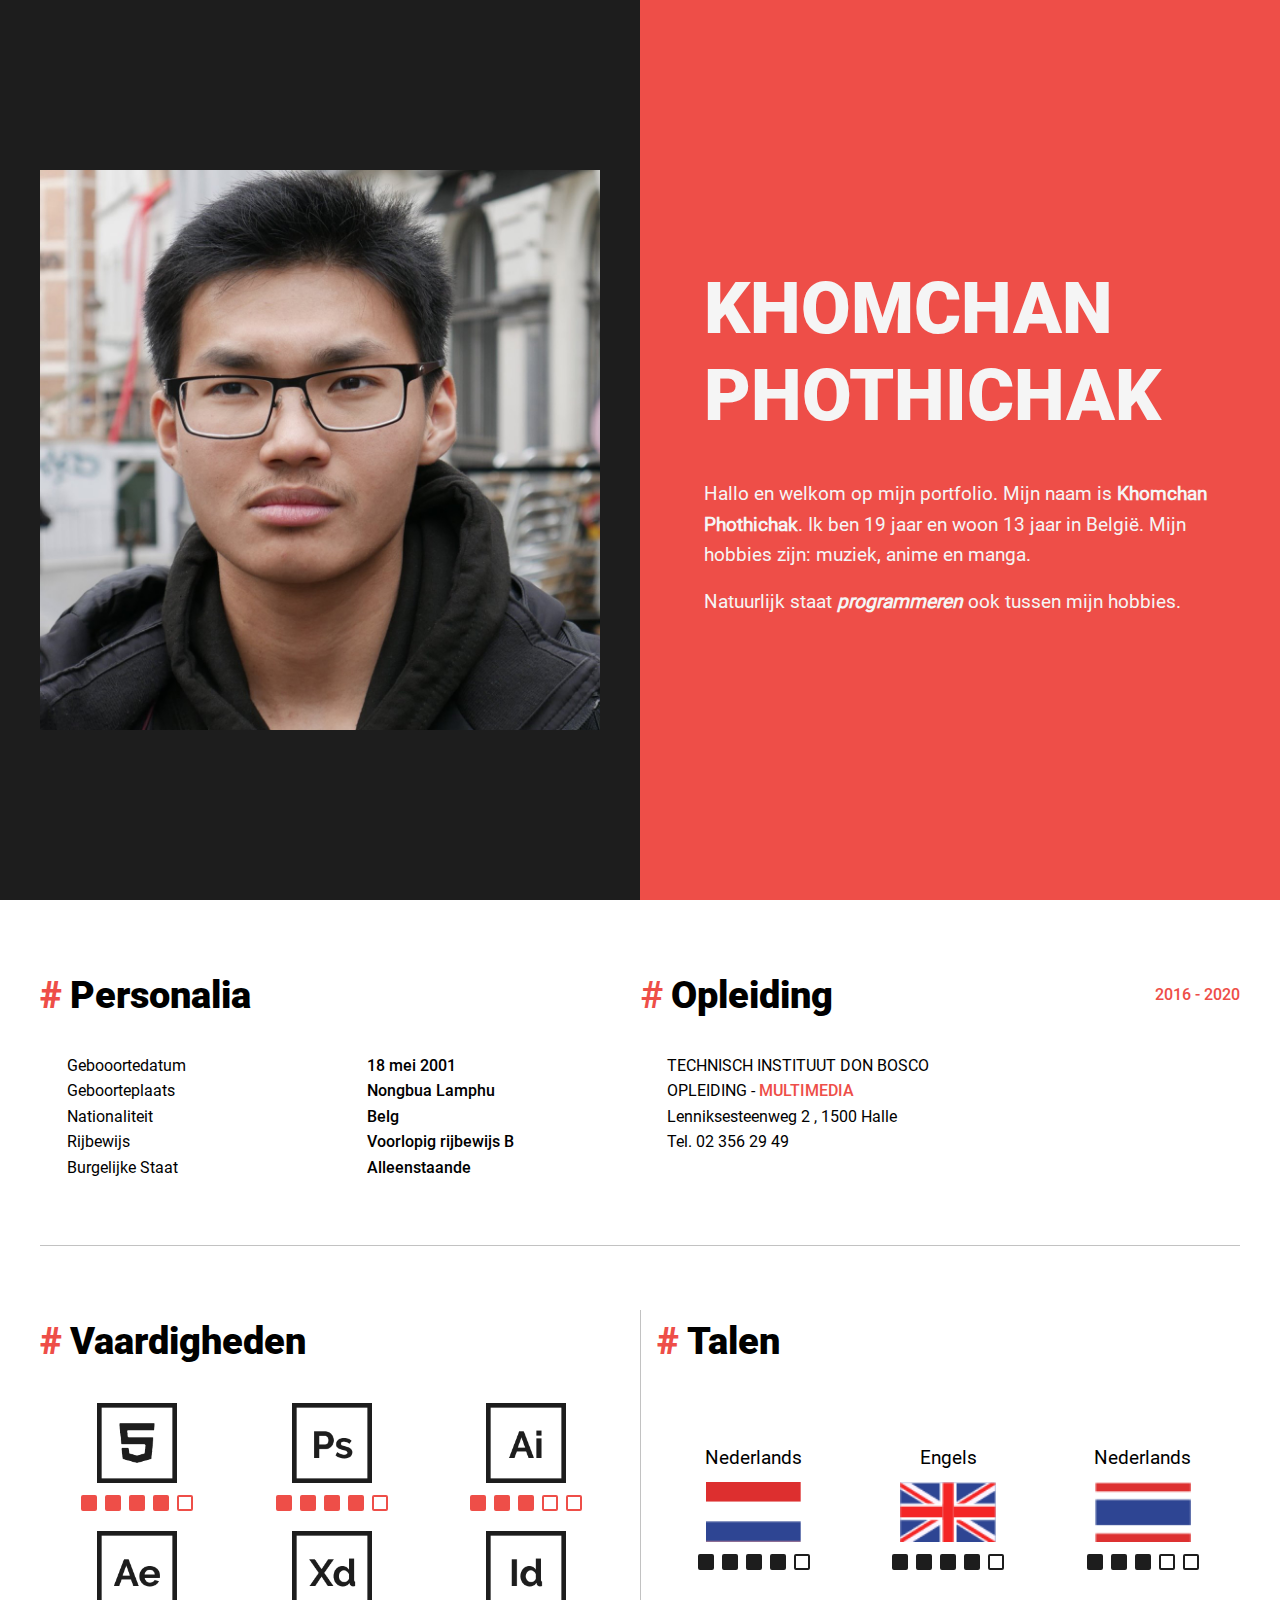
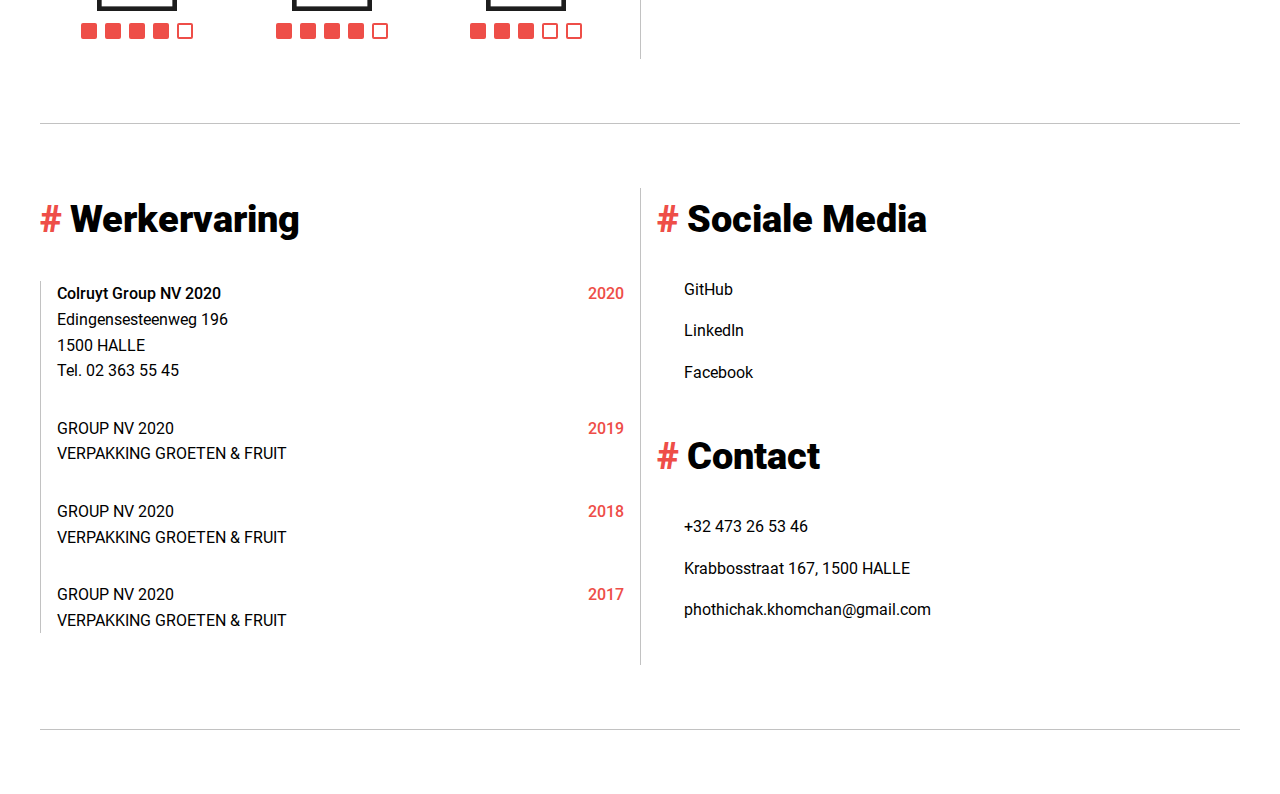
<file: index.html>
<!DOCTYPE html>
<html lang="en">
<head>
    <link rel="stylesheet" type="text/css" href="css/reset.css">
    <link rel="stylesheet" type="text/css" href="css/master.css">
    <link rel="stylesheet" type="text/css" href="css/style.css">
    <link rel="stylesheet" href="https://use.fontawesome.com/releases/v5.13.0/css/all.css"
        integrity="sha384-Bfad6CLCknfcloXFOyFnlgtENryhrpZCe29RTifKEixXQZ38WheV+i/6YWSzkz3V" crossorigin="anonymous">
    <meta charset="utf-8">
    <meta name="viewport" content="width=device, initial-scale=1.0">
    <meta name="author" content="Khomchan phothichak">
    <meta name="description"
        content="Khomchan Phothichak curriculum vitae website 2020">
    <meta name="keywords" content="Portfolio, Khomchan Phothichak,  curriculum vitae, cv">
    <link rel="icon" href="images/logo_animu_16px.png" type="image/gif" sizes="16x16">
    <title>Khomchan Phothichak | cv 2020</title>
</head>
<body>
    <header>
        <!-- First Columb -->
        <figure class="header--img">
            <!-- <img src="images/Mezelf-effect.png" alt="Dit is een foto van Khomchan Phothichak bewerkt met een effect"> -->
        </figure>
    
        <!-- Second Columb -->
        <section class="header--description">
            <h1 class="header--description__title"><i class="fas fa-chevron-right"></i> Khomchan Phothichak</>
            </h1>
            <p>
                Hallo en welkom op mijn portfolio.
                Mijn naam is <strong>Khomchan Phothichak</strong>. Ik ben 19 jaar en woon 13 jaar in België. Mijn hobbies zijn:
                muziek, anime en manga.
            </p>
    
            <p>
                Natuurlijk staat <em><strong>programmeren</strong></em> ook tussen mijn hobbies.
            </p>
        </section>
    </header>

    <main class="container-static">
        <!-- Personal-Information -->
        <div class="wrapper"> 
            <section class="col">
                <h2 class="title"><span>#</span>Personalia</h2>
                
                <div class="flex">
                    <ul class="personalia--ul margin-top">
                        <li>Gebooortedatum</li>
                        <li>Geboorteplaats</li>
                        <li>Nationaliteit</li>
                        <li>Rijbewijs</li>
                        <li>Burgelijke Staat</li>
                    </ul>

                    <ul class="personalia--ul margin-top">
                        <li>18 mei 2001</li>
                        <li>Nongbua Lamphu</li>
                        <li>Belg</li>
                        <li>Voorlopig rijbewijs B</li>
                        <li>Alleenstaande</li>
                    </ul>
                </div>
            </section>

            <section class="col">
                <div class="opleiding">
                    <h2 class="title"><span>#</span>Opleiding</h2>

                    <span>2016 - 2020</span>
                </div>
                
                <ul class="margin-top">
                    <li>TECHNISCH INSTITUUT DON BOSCO</li>
                    <li>OPLEIDING - <spa class="opleiding--span">MULTIMEDIA</spa></li>
                    <li>Lenniksesteenweg 2 , 1500 Halle</li>
                    <li>Tel. 02 356 29 49</li>
                </ul>
            </section>
        </div>

        <!-- -Vaardigheden -->
        <div class="wrapper">
            <section class="col flex">
                <h2 class="skills--title title"><span>#</span>Vaardigheden</h2>
                
                <figure class="skills flex">
                    <div class="flex">
                        <div class="col">
                            <img src="images/html5_black.png" alt="HTML 5">

                            <div class="levels flex">
                                <div class="block--full"></div>
                                <div class="block--full"></div>
                                <div class="block--full"></div>
                                <div class="block--full"></div>
                                <div class="block--hollow"></div>
                            </div>
                        </div>

                        <div class="col">
                            <img src="images/Adobe_Ps.png" alt="Adobe Photoshop">

                            <div class="levels flex">
                                <div class="block--full"></div>
                                <div class="block--full"></div>
                                <div class="block--full"></div>
                                <div class="block--full"></div>
                                <div class="block--hollow"></div>
                            </div>
                        </div>

                        <div class="col">
                            <img src="images/Adobe_Ai.png" alt="Adobe Illustrator">

                            <div class="levels flex">
                                <div class="block--full"></div>
                                <div class="block--full"></div>
                                <div class="block--full"></div>
                                <div class="block--hollow"></div>
                                <div class="block--hollow"></div>
                            </div>
                        </div>
                    </div>

                    <div class="flex">
                        <div class="col">
                            <img src="images/Adobe_Ae.png" alt="Adobe After Effects">

                            <div class="levels flex">
                                <div class="block--full"></div>
                                <div class="block--full"></div>
                                <div class="block--full"></div>
                                <div class="block--full"></div>
                                <div class="block--hollow"></div>
                            </div>
                        </div>

                        <div class="col">
                            <img src="images/Adobe_Xd.png" alt="Adobe After Effects">

                            <div class="levels flex">
                                <div class="block--full"></div>
                                <div class="block--full"></div>
                                <div class="block--full"></div>
                                <div class="block--full"></div>
                                <div class="block--hollow"></div>
                            </div>
                        </div>

                        <div class="col">
                            <img src="images/Adobe_Id.png" alt="Adobe After Effects">

                            <div class="levels flex">
                                <div class="block--full"></div>
                                <div class="block--full"></div>
                                <div class="block--full"></div>
                                <div class="block--hollow"></div>
                                <div class="block--hollow"></div>
                            </div>
                        </div>
                    </div>
                </figure>
            </section>

            <!-- Line Decoration -->
            <div class="vertical-line"></div>

            <section class="col">
                <h2 class="languages--title title"><span>#</span>Talen</h2>

                <figure class="languages flex">
                    <div class="col">
                        <h6>Nederlands</h6>
                        <img src="images/nederlands.png" alt="Nederlands">

                        <div class="levels flex">
                                <div class="block--full talen-color"></div>
                                <div class="block--full talen-color"></div>
                                <div class="block--full talen-color"></div>
                                <div class="block--full talen-color"></div>
                                <div class="block--hollow talen-color__hollow"></div>
                            </div>
                    </div>

                    <div class="col">
                        <h6>Engels</h6>
                        <img src="images/engels.png" alt="Engels">

                        <div class="levels flex">
                                <div class="block--full talen-color"></div>
                                <div class="block--full talen-color"></div>
                                <div class="block--full talen-color"></div>
                                <div class="block--full talen-color"></div>
                                <div class="block--hollow talen-color__hollow"></div>
                            </div>
                    </div>

                    <div class="col">
                        <h6>Nederlands</h6>
                        <img src="images/thailand.png" alt="Thais">

                        <div class="levels flex">
                                <div class="block--full talen-color"></div>
                                <div class="block--full talen-color"></div>
                                <div class="block--full talen-color"></div>
                                <div class="block--hollow talen-color__hollow"></div>
                                <div class="block--hollow talen-color__hollow"></div>
                            </div>
                    </div>
                </figure>
            </section>
        </div>

        <div class="wrapper">
            <div class="col">
                <h2 class="title"><span>#</span>Werkervaring</h2>

                <div class="time-line">
                    <section>
                        <ul>
                            <li class="time-info flex">Colruyt Group NV 2020<span class="time">2020</span></li>
                            <li>Edingensesteenweg 196</li>
                            <li>1500 HALLE</li>
                            <li>Tel. 02 363 55 45</li>
                        </ul>
                    </section>

                    <section>
                        <ul>
                            <li class="time-title flex">Group NV 2020<span class="time">2019</span></li>
                            <li class="time-title">Verpakking groeten & fruit</li>
                        </ul>
                    </section>

                    <section>
                        <ul>
                            <li class="time-title flex">Group NV 2020<span class="time">2018</span></li>
                            <li class="time-title">Verpakking groeten & fruit</li>
                        </ul>
                    </section>

                    <section>
                        <ul>
                            <li class="time-title flex">Group NV 2020<span class="time">2017</span></li>
                            <li class="time-title">Verpakking groeten & fruit</li>
                        </ul>
                    </section>
                </div>
            </div>

            <!-- Line Decoration -->
            <div class="vertical-line"></div>

            <div class="col">
                <div class="socials col">
                    <h2 class="title"><span>#</span>Sociale Media</h2>

                    <ul class="margin-top">
                        <li><a class="flex" href="https://github.com/Dev-Khomchan">GitHub</a></li>
                        <li><a class="flex" href="https://www.linkedin.com/in/khomchan-phothichak-63644a1b7/">LinkedIn</a></li>
                        <li><a class="flex" href="https://www.facebook.com/khomchan.phothichak.1/">Facebook</a></li>
                    </ul>
                </div>

                <div class="contact col">
                    <h2 class="title"><span>#</span>Contact</h2>

                    <ul class="margin-top">
                        <li><a class="flex" href="#">+32 473 26 53 46</a></li>
                        <li><a class="flex" href="https://www.google.be/maps/place/Krabbosstraat+167,+1653+Beersel/@50.7271028,4.2739363,17z/data=!3m1!4b1!4m5!3m4!1s0x47c3c8d827d8d501:0xabf0fa0328db28a9!8m2!3d50.7271028!4d4.276125">Krabbosstraat 167, 1500 HALLE</a></li>
                        <li><a class="flex" href="#">phothichak.khomchan@gmail.com</a></li>
                    </ul>
                </div>
            </div>
            
                
            
        </div>
    </main>
</body>
</html>
</file>
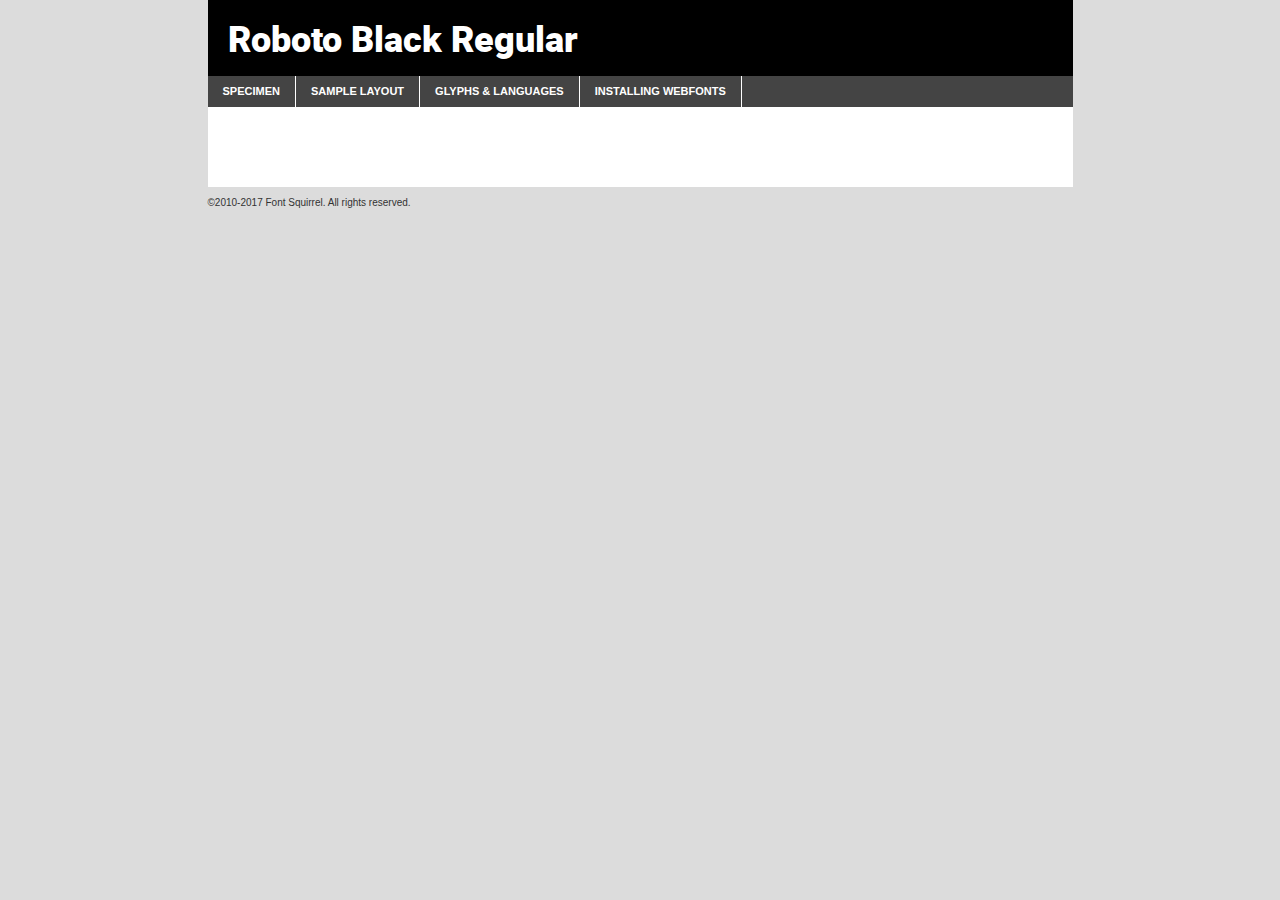
<file: fonts/webfontkit-20201204-032655/roboto-black-demo.html>
<!DOCTYPE html PUBLIC "-//W3C//DTD XHTML 1.0 Transitional//EN"
	"http://www.w3.org/TR/xhtml1/DTD/xhtml1-transitional.dtd">

<html xmlns="http://www.w3.org/1999/xhtml" xml:lang="en" lang="en">
<head>
	<meta http-equiv="Content-Type" content="text/html; charset=utf-8" />
	<script src="http://ajax.googleapis.com/ajax/libs/jquery/1.7.2/jquery.min.js" type="text/javascript" charset="utf-8"></script>
	<script type="text/javascript">
	(function($){$.fn.easyTabs=function(option){var param=jQuery.extend({fadeSpeed:"fast",defaultContent:1,activeClass:'active'},option);$(this).each(function(){var thisId="#"+this.id;if(param.defaultContent==''){param.defaultContent=1;}
	if(typeof param.defaultContent=="number")
	{var defaultTab=$(thisId+" .tabs li:eq("+(param.defaultContent-1)+") a").attr('href').substr(1);}else{var defaultTab=param.defaultContent;}
	$(thisId+" .tabs li a").each(function(){var tabToHide=$(this).attr('href').substr(1);$("#"+tabToHide).addClass('easytabs-tab-content');});hideAll();changeContent(defaultTab);function hideAll(){$(thisId+" .easytabs-tab-content").hide();}
	function changeContent(tabId){hideAll();$(thisId+" .tabs li").removeClass(param.activeClass);$(thisId+" .tabs li a[href=#"+tabId+"]").closest('li').addClass(param.activeClass);if(param.fadeSpeed!="none")
	{$(thisId+" #"+tabId).fadeIn(param.fadeSpeed);}else{$(thisId+" #"+tabId).show();}}
	$(thisId+" .tabs li").click(function(){var tabId=$(this).find('a').attr('href').substr(1);changeContent(tabId);return false;});});}})(jQuery);
	</script>
	<link rel="stylesheet" href="specimen_files/specimen_stylesheet.css" type="text/css" charset="utf-8" />
	<link rel="stylesheet" href="stylesheet.css" type="text/css" charset="utf-8" />

	<style type="text/css">
					body{
				font-family: 'robotoblack';
							}
		</style>

	<title>Roboto Black Regular Specimen</title>
	
	
	<script type="text/javascript" charset="utf-8">
		$(document).ready(function() {
			$('#container').easyTabs({defaultContent:1});
		});
	</script>
</head>

<body>
<div id="container">
	<div id="header">
		Roboto Black Regular	</div>
	<ul class="tabs">
		<li><a href="#specimen">Specimen</a></li>
		<li><a href="#layout">Sample Layout</a></li>
				<li><a href="#glyphs">Glyphs &amp; Languages</a></li>
		<li><a href="#installing">Installing Webfonts</a></li>
		
	</ul>
	
	<div id="main_content">

		
			<div id="specimen">
		
				<div class="section">
					<div class="grid12 firstcol">
						<div class="huge">AaBb</div>
					</div>
				</div>
		
				<div class="section">
					<div class="glyph_range">A&#x200B;B&#x200b;C&#x200b;D&#x200b;E&#x200b;F&#x200b;G&#x200b;H&#x200b;I&#x200b;J&#x200b;K&#x200b;L&#x200b;M&#x200b;N&#x200b;O&#x200b;P&#x200b;Q&#x200b;R&#x200b;S&#x200b;T&#x200b;U&#x200b;V&#x200b;W&#x200b;X&#x200b;Y&#x200b;Z&#x200b;a&#x200b;b&#x200b;c&#x200b;d&#x200b;e&#x200b;f&#x200b;g&#x200b;h&#x200b;i&#x200b;j&#x200b;k&#x200b;l&#x200b;m&#x200b;n&#x200b;o&#x200b;p&#x200b;q&#x200b;r&#x200b;s&#x200b;t&#x200b;u&#x200b;v&#x200b;w&#x200b;x&#x200b;y&#x200b;z&#x200b;1&#x200b;2&#x200b;3&#x200b;4&#x200b;5&#x200b;6&#x200b;7&#x200b;8&#x200b;9&#x200b;0&#x200b;&amp;&#x200b;.&#x200b;,&#x200b;?&#x200b;!&#x200b;&#64;&#x200b;(&#x200b;)&#x200b;#&#x200b;$&#x200b;%&#x200b;*&#x200b;+&#x200b;-&#x200b;=&#x200b;:&#x200b;;</div>
				</div>
				<div class="section">
					<div class="grid12 firstcol">
						<table class="sample_table">
							<tr><td>10</td><td class="size10">abcdefghijklmnopqrstuvwxyzABCDEFGHIJKLMNOPQRSTUVWXYZ0123456789abcdefghijklmnopqrstuvwxyzABCDEFGHIJKLMNOPQRSTUVWXYZ0123456789abcdefghijklmnopqrstuvwxyzABCDEFGHIJKLMNOPQRSTUVWXYZ</td></tr>
							<tr><td>11</td><td class="size11">abcdefghijklmnopqrstuvwxyzABCDEFGHIJKLMNOPQRSTUVWXYZ0123456789abcdefghijklmnopqrstuvwxyzABCDEFGHIJKLMNOPQRSTUVWXYZ0123456789abcdefghijklmnopqrstuvwxyzABCDEFGHIJKLMNOPQRSTUVWXYZ</td></tr>
							<tr><td>12</td><td class="size12">abcdefghijklmnopqrstuvwxyzABCDEFGHIJKLMNOPQRSTUVWXYZ0123456789abcdefghijklmnopqrstuvwxyzABCDEFGHIJKLMNOPQRSTUVWXYZ0123456789abcdefghijklmnopqrstuvwxyzABCDEFGHIJKLMNOPQRSTUVWXYZ</td></tr>
							<tr><td>13</td><td class="size13">abcdefghijklmnopqrstuvwxyzABCDEFGHIJKLMNOPQRSTUVWXYZ0123456789abcdefghijklmnopqrstuvwxyzABCDEFGHIJKLMNOPQRSTUVWXYZ0123456789abcdefghijklmnopqrstuvwxyzABCDEFGHIJKLMNOPQRSTUVWXYZ</td></tr>
							<tr><td>14</td><td class="size14">abcdefghijklmnopqrstuvwxyzABCDEFGHIJKLMNOPQRSTUVWXYZ0123456789abcdefghijklmnopqrstuvwxyzABCDEFGHIJKLMNOPQRSTUVWXYZ0123456789abcdefghijklmnopqrstuvwxyzABCDEFGHIJKLMNOPQRSTUVWXYZ</td></tr>
							<tr><td>16</td><td class="size16">abcdefghijklmnopqrstuvwxyzABCDEFGHIJKLMNOPQRSTUVWXYZ0123456789abcdefghijklmnopqrstuvwxyzABCDEFGHIJKLMNOPQRSTUVWXYZ</td></tr>
							<tr><td>18</td><td class="size18">abcdefghijklmnopqrstuvwxyzABCDEFGHIJKLMNOPQRSTUVWXYZ0123456789abcdefghijklmnopqrstuvwxyzABCDEFGHIJKLMNOPQRSTUVWXYZ</td></tr>
							<tr><td>20</td><td class="size20">abcdefghijklmnopqrstuvwxyzABCDEFGHIJKLMNOPQRSTUVWXYZ0123456789abcdefghijklmnopqrstuvwxyzABCDEFGHIJKLMNOPQRSTUVWXYZ</td></tr>
							<tr><td>24</td><td class="size24">abcdefghijklmnopqrstuvwxyzABCDEFGHIJKLMNOPQRSTUVWXYZ0123456789abcdefghijklmnopqrstuvwxyzABCDEFGHIJKLMNOPQRSTUVWXYZ</td></tr>
							<tr><td>30</td><td class="size30">abcdefghijklmnopqrstuvwxyzABCDEFGHIJKLMNOPQRSTUVWXYZ0123456789abcdefghijklmnopqrstuvwxyzABCDEFGHIJKLMNOPQRSTUVWXYZ</td></tr>
							<tr><td>36</td><td class="size36">abcdefghijklmnopqrstuvwxyzABCDEFGHIJKLMNOPQRSTUVWXYZ0123456789abcdefghijklmnopqrstuvwxyzABCDEFGHIJKLMNOPQRSTUVWXYZ</td></tr>
							<tr><td>48</td><td class="size48">abcdefghijklmnopqrstuvwxyzABCDEFGHIJKLMNOPQRSTUVWXYZ0123456789abcdefghijklmnopqrstuvwxyzABCDEFGHIJKLMNOPQRSTUVWXYZ</td></tr>
							<tr><td>60</td><td class="size60">abcdefghijklmnopqrstuvwxyzABCDEFGHIJKLMNOPQRSTUVWXYZ0123456789abcdefghijklmnopqrstuvwxyzABCDEFGHIJKLMNOPQRSTUVWXYZ</td></tr>
							<tr><td>72</td><td class="size72">abcdefghijklmnopqrstuvwxyzABCDEFGHIJKLMNOPQRSTUVWXYZ0123456789abcdefghijklmnopqrstuvwxyzABCDEFGHIJKLMNOPQRSTUVWXYZ</td></tr>
							<tr><td>90</td><td class="size90">abcdefghijklmnopqrstuvwxyzABCDEFGHIJKLMNOPQRSTUVWXYZ0123456789abcdefghijklmnopqrstuvwxyzABCDEFGHIJKLMNOPQRSTUVWXYZ</td></tr>
						</table>
				
					</div>
			
				</div>
		
		
		
								<div class="section" id="bodycomparison">


										<div id="xheight">
				<div class="fontbody">&#x25FC;&#x25FC;&#x25FC;&#x25FC;&#x25FC;&#x25FC;&#x25FC;&#x25FC;&#x25FC;&#x25FC;&#x25FC;&#x25FC;&#x25FC;&#x25FC;&#x25FC;&#x25FC;&#x25FC;&#x25FC;&#x25FC;&#x25FC;&#x25FC;&#x25FC;&#x25FC;&#x25FC;&#x25FC;&#x25FC;&#x25FC;&#x25FC;&#x25FC;&#x25FC;&#x25FC;&#x25FC;&#x25FC;&#x25FC;&#x25FC;&#x25FC;&#x25FC;&#x25FC;&#x25FC;&#x25FC;&#x25FC;&#x25FC;&#x25FC;&#x25FC;&#x25FC;&#x25FC;&#x25FC;&#x25FC;&#x25FC;&#x25FC;&#x25FC;&#x25FC;&#x25FC;&#x25FC;&#x25FC;&#x25FC;&#x25FC;&#x25FC;&#x25FC;&#x25FC;&#x25FC;&#x25FC;&#x25FC;&#x25FC;&#x25FC;&#x25FC;&#x25FC;&#x25FC;&#x25FC;&#x25FC;&#x25FC;&#x25FC;&#x25FC;&#x25FC;&#x25FC;&#x25FC;&#x25FC;&#x25FC;&#x25FC;&#x25FC;&#x25FC;&#x25FC;&#x25FC;&#x25FC;&#x25FC;&#x25FC;&#x25FC;&#x25FC;&#x25FC;&#x25FC;&#x25FC;&#x25FC;&#x25FC;&#x25FC;&#x25FC;&#x25FC;&#x25FC;&#x25FC;&#x25FC;body</div><div class="arialbody">body</div><div class="verdanabody">body</div><div class="georgiabody">body</div></div>
										<div class="fontbody" style="z-index:1">
											body<span>Roboto Black Regular</span>
										</div>
										<div class="arialbody" style="z-index:1">
											body<span>Arial</span>
										</div>
										<div class="verdanabody" style="z-index:1">
											body<span>Verdana</span>
										</div>
										<div class="georgiabody" style="z-index:1">
											body<span>Georgia</span>
										</div>



								</div>
		
		
				<div class="section psample psample_row1" id="">
					
					<div class="grid2 firstcol">
						<p class="size10"><span>10.</span>Aenean lacinia bibendum nulla sed consectetur. Fusce dapibus, tellus ac cursus commodo, tortor mauris condimentum nibh, ut fermentum massa justo sit amet risus. Nullam id dolor id nibh ultricies vehicula ut id elit. Cum sociis natoque penatibus et magnis dis parturient montes, nascetur ridiculus mus. Nulla vitae elit libero, a pharetra augue.</p>
			
					</div>
					<div class="grid3">
						<p class="size11"><span>11.</span>Aenean lacinia bibendum nulla sed consectetur. Fusce dapibus, tellus ac cursus commodo, tortor mauris condimentum nibh, ut fermentum massa justo sit amet risus. Nullam id dolor id nibh ultricies vehicula ut id elit. Cum sociis natoque penatibus et magnis dis parturient montes, nascetur ridiculus mus. Nulla vitae elit libero, a pharetra augue.</p>
			
					</div>
					<div class="grid3">
						<p class="size12"><span>12.</span>Aenean lacinia bibendum nulla sed consectetur. Fusce dapibus, tellus ac cursus commodo, tortor mauris condimentum nibh, ut fermentum massa justo sit amet risus. Nullam id dolor id nibh ultricies vehicula ut id elit. Cum sociis natoque penatibus et magnis dis parturient montes, nascetur ridiculus mus. Nulla vitae elit libero, a pharetra augue.</p>
			
					</div>
					<div class="grid4">
						<p class="size13"><span>13.</span>Aenean lacinia bibendum nulla sed consectetur. Fusce dapibus, tellus ac cursus commodo, tortor mauris condimentum nibh, ut fermentum massa justo sit amet risus. Nullam id dolor id nibh ultricies vehicula ut id elit. Cum sociis natoque penatibus et magnis dis parturient montes, nascetur ridiculus mus. Nulla vitae elit libero, a pharetra augue.</p>
			
					</div>
					<div class="white_blend"></div>
					
				</div>
				<div class="section psample psample_row2" id="">
					<div class="grid3 firstcol">
						<p class="size14"><span>14.</span>Aenean lacinia bibendum nulla sed consectetur. Fusce dapibus, tellus ac cursus commodo, tortor mauris condimentum nibh, ut fermentum massa justo sit amet risus. Nullam id dolor id nibh ultricies vehicula ut id elit. Cum sociis natoque penatibus et magnis dis parturient montes, nascetur ridiculus mus. Nulla vitae elit libero, a pharetra augue.</p>
			
					</div>
					<div class="grid4">
						<p class="size16"><span>16.</span>Aenean lacinia bibendum nulla sed consectetur. Fusce dapibus, tellus ac cursus commodo, tortor mauris condimentum nibh, ut fermentum massa justo sit amet risus. Nullam id dolor id nibh ultricies vehicula ut id elit. Cum sociis natoque penatibus et magnis dis parturient montes, nascetur ridiculus mus. Nulla vitae elit libero, a pharetra augue.</p>
			
					</div>
					<div class="grid5">
						<p class="size18"><span>18.</span>Aenean lacinia bibendum nulla sed consectetur. Fusce dapibus, tellus ac cursus commodo, tortor mauris condimentum nibh, ut fermentum massa justo sit amet risus. Nullam id dolor id nibh ultricies vehicula ut id elit. Cum sociis natoque penatibus et magnis dis parturient montes, nascetur ridiculus mus. Nulla vitae elit libero, a pharetra augue.</p>
			
					</div>

					<div class="white_blend"></div>

				</div>
				
				<div class="section psample psample_row3" id="">
					<div class="grid5 firstcol">
						<p class="size20"><span>20.</span>Aenean lacinia bibendum nulla sed consectetur. Fusce dapibus, tellus ac cursus commodo, tortor mauris condimentum nibh, ut fermentum massa justo sit amet risus. Nullam id dolor id nibh ultricies vehicula ut id elit. Cum sociis natoque penatibus et magnis dis parturient montes, nascetur ridiculus mus. Nulla vitae elit libero, a pharetra augue.</p>
					</div>
					<div class="grid7">
						<p class="size24"><span>24.</span>Aenean lacinia bibendum nulla sed consectetur. Fusce dapibus, tellus ac cursus commodo, tortor mauris condimentum nibh, ut fermentum massa justo sit amet risus. Nullam id dolor id nibh ultricies vehicula ut id elit. Cum sociis natoque penatibus et magnis dis parturient montes, nascetur ridiculus mus. Nulla vitae elit libero, a pharetra augue.</p>
					</div>
					
					<div class="white_blend"></div>
					
				</div>
				
				<div class="section psample psample_row4" id="">
					<div class="grid12 firstcol">
						<p class="size30"><span>30.</span>Aenean lacinia bibendum nulla sed consectetur. Fusce dapibus, tellus ac cursus commodo, tortor mauris condimentum nibh, ut fermentum massa justo sit amet risus. Nullam id dolor id nibh ultricies vehicula ut id elit. Cum sociis natoque penatibus et magnis dis parturient montes, nascetur ridiculus mus. Nulla vitae elit libero, a pharetra augue.</p>
					</div>
					<div class="white_blend"></div>
					
				</div>
				
				
				
				<div class="section psample psample_row1 fullreverse">
					<div class="grid2 firstcol">
						<p class="size10"><span>10.</span>Aenean lacinia bibendum nulla sed consectetur. Fusce dapibus, tellus ac cursus commodo, tortor mauris condimentum nibh, ut fermentum massa justo sit amet risus. Nullam id dolor id nibh ultricies vehicula ut id elit. Cum sociis natoque penatibus et magnis dis parturient montes, nascetur ridiculus mus. Nulla vitae elit libero, a pharetra augue.</p>
			
					</div>
					<div class="grid3">
						<p class="size11"><span>11.</span>Aenean lacinia bibendum nulla sed consectetur. Fusce dapibus, tellus ac cursus commodo, tortor mauris condimentum nibh, ut fermentum massa justo sit amet risus. Nullam id dolor id nibh ultricies vehicula ut id elit. Cum sociis natoque penatibus et magnis dis parturient montes, nascetur ridiculus mus. Nulla vitae elit libero, a pharetra augue.</p>
			
					</div>
					<div class="grid3">
						<p class="size12"><span>12.</span>Aenean lacinia bibendum nulla sed consectetur. Fusce dapibus, tellus ac cursus commodo, tortor mauris condimentum nibh, ut fermentum massa justo sit amet risus. Nullam id dolor id nibh ultricies vehicula ut id elit. Cum sociis natoque penatibus et magnis dis parturient montes, nascetur ridiculus mus. Nulla vitae elit libero, a pharetra augue.</p>
			
					</div>
					<div class="grid4">
						<p class="size13"><span>13.</span>Aenean lacinia bibendum nulla sed consectetur. Fusce dapibus, tellus ac cursus commodo, tortor mauris condimentum nibh, ut fermentum massa justo sit amet risus. Nullam id dolor id nibh ultricies vehicula ut id elit. Cum sociis natoque penatibus et magnis dis parturient montes, nascetur ridiculus mus. Nulla vitae elit libero, a pharetra augue.</p>
			
					</div>
					<div class="black_blend"></div>
					
				</div>
				
				<div class="section psample psample_row2 fullreverse">
					<div class="grid3 firstcol">
						<p class="size14"><span>14.</span>Aenean lacinia bibendum nulla sed consectetur. Fusce dapibus, tellus ac cursus commodo, tortor mauris condimentum nibh, ut fermentum massa justo sit amet risus. Nullam id dolor id nibh ultricies vehicula ut id elit. Cum sociis natoque penatibus et magnis dis parturient montes, nascetur ridiculus mus. Nulla vitae elit libero, a pharetra augue.</p>
			
					</div>
					<div class="grid4">
						<p class="size16"><span>16.</span>Aenean lacinia bibendum nulla sed consectetur. Fusce dapibus, tellus ac cursus commodo, tortor mauris condimentum nibh, ut fermentum massa justo sit amet risus. Nullam id dolor id nibh ultricies vehicula ut id elit. Cum sociis natoque penatibus et magnis dis parturient montes, nascetur ridiculus mus. Nulla vitae elit libero, a pharetra augue.</p>
			
					</div>
					<div class="grid5">
						<p class="size18"><span>18.</span>Aenean lacinia bibendum nulla sed consectetur. Fusce dapibus, tellus ac cursus commodo, tortor mauris condimentum nibh, ut fermentum massa justo sit amet risus. Nullam id dolor id nibh ultricies vehicula ut id elit. Cum sociis natoque penatibus et magnis dis parturient montes, nascetur ridiculus mus. Nulla vitae elit libero, a pharetra augue.</p>
			
					</div>
					<div class="black_blend"></div>

				</div>
				
				<div class="section psample fullreverse psample_row3" id="">
					<div class="grid5 firstcol">
						<p class="size20"><span>20.</span>Aenean lacinia bibendum nulla sed consectetur. Fusce dapibus, tellus ac cursus commodo, tortor mauris condimentum nibh, ut fermentum massa justo sit amet risus. Nullam id dolor id nibh ultricies vehicula ut id elit. Cum sociis natoque penatibus et magnis dis parturient montes, nascetur ridiculus mus. Nulla vitae elit libero, a pharetra augue.</p>
					</div>
					<div class="grid7">
						<p class="size24"><span>24.</span>Aenean lacinia bibendum nulla sed consectetur. Fusce dapibus, tellus ac cursus commodo, tortor mauris condimentum nibh, ut fermentum massa justo sit amet risus. Nullam id dolor id nibh ultricies vehicula ut id elit. Cum sociis natoque penatibus et magnis dis parturient montes, nascetur ridiculus mus. Nulla vitae elit libero, a pharetra augue.</p>
					</div>
					
					<div class="black_blend"></div>
					
				</div>
				
				<div class="section psample fullreverse psample_row4" id="" style="border-bottom: 20px #000 solid;">
					<div class="grid12 firstcol">
						<p class="size30"><span>30.</span>Aenean lacinia bibendum nulla sed consectetur. Fusce dapibus, tellus ac cursus commodo, tortor mauris condimentum nibh, ut fermentum massa justo sit amet risus. Nullam id dolor id nibh ultricies vehicula ut id elit. Cum sociis natoque penatibus et magnis dis parturient montes, nascetur ridiculus mus. Nulla vitae elit libero, a pharetra augue.</p>
					</div>
					<div class="black_blend"></div>
					
				</div>
				
				
				
				
			</div>
			
			<div id="layout">
				
				<div class="section">
					
					<div class="grid12 firstcol">
						<h1>Lorem Ipsum Dolor</h1>
						<h2>Etiam porta sem malesuada magna mollis euismod</h2>
						
						<p class="byline">By <a href="#link">Aenean Lacinia</a></p>
					</div>
				</div>
				<div class="section">
					<div class="grid8 firstcol">
						<p class="large">Donec sed odio dui. Morbi leo risus, porta ac consectetur ac, vestibulum at eros. Fusce dapibus, tellus ac cursus commodo, tortor mauris condimentum nibh, ut fermentum massa justo sit amet risus. </p>

						
						<h3>Pellentesque ornare sem</h3>

						<p>Maecenas sed diam eget risus varius blandit sit amet non magna. Maecenas faucibus mollis interdum. Donec ullamcorper nulla non metus auctor fringilla. Nullam id dolor id nibh ultricies vehicula ut id elit. Nullam id dolor id nibh ultricies vehicula ut id elit. </p>

						<p>Aenean eu leo quam. Pellentesque ornare sem lacinia quam venenatis vestibulum. Lorem ipsum dolor sit amet, consectetur adipiscing elit. Cum sociis natoque penatibus et magnis dis parturient montes, nascetur ridiculus mus. </p>

						<p>Nulla vitae elit libero, a pharetra augue. Praesent commodo cursus magna, vel scelerisque nisl consectetur et. Aenean lacinia bibendum nulla sed consectetur. </p>

						<p>Nullam quis risus eget urna mollis ornare vel eu leo. Nullam quis risus eget urna mollis ornare vel eu leo. Maecenas sed diam eget risus varius blandit sit amet non magna. Donec ullamcorper nulla non metus auctor fringilla. </p>

						<h3>Cras mattis consectetur</h3>

						<p>Aenean eu leo quam. Pellentesque ornare sem lacinia quam venenatis vestibulum. Aenean lacinia bibendum nulla sed consectetur. Integer posuere erat a ante venenatis dapibus posuere velit aliquet. Cras mattis consectetur purus sit amet fermentum. </p>

						<p>Nullam id dolor id nibh ultricies vehicula ut id elit. Nullam quis risus eget urna mollis ornare vel eu leo. Cras mattis consectetur purus sit amet fermentum.</p>
					</div>
					
					<div class="grid4 sidebar">
						
						<div class="box reverse">
							<p class="last">Nullam quis risus eget urna mollis ornare vel eu leo. Donec ullamcorper nulla non metus auctor fringilla. Cras mattis consectetur purus sit amet fermentum. Sed posuere consectetur est at lobortis. Lorem ipsum dolor sit amet, consectetur adipiscing elit. </p>
						</div>
						
						<p class="caption">Maecenas sed diam eget risus varius.</p>

						<p>Vestibulum id ligula porta felis euismod semper. Integer posuere erat a ante venenatis dapibus posuere velit aliquet. Vestibulum id ligula porta felis euismod semper. Sed posuere consectetur est at lobortis. Maecenas sed diam eget risus varius blandit sit amet non magna. Fusce dapibus, tellus ac cursus commodo, tortor mauris condimentum nibh, ut fermentum massa justo sit amet risus. </p>

					

						<p>Duis mollis, est non commodo luctus, nisi erat porttitor ligula, eget lacinia odio sem nec elit. Aenean lacinia bibendum nulla sed consectetur. Vivamus sagittis lacus vel augue laoreet rutrum faucibus dolor auctor. Aenean lacinia bibendum nulla sed consectetur. Nullam quis risus eget urna mollis ornare vel eu leo. </p>

						<p>Praesent commodo cursus magna, vel scelerisque nisl consectetur et. Donec ullamcorper nulla non metus auctor fringilla. Maecenas faucibus mollis interdum. Fusce dapibus, tellus ac cursus commodo, tortor mauris condimentum nibh, ut fermentum massa justo sit amet risus. </p>

					</div>
				</div>
				
			</div>


			



		<div id="glyphs">
			<div class="section">
				<div class="grid12 firstcol">
			
				<h1>Language Support</h1>
				<p>The subset of Roboto Black Regular in this kit supports the following languages:<br />
			
					Dutch, English, Frisian, Italian, Malagasy, Alsatian, Arapaho, Arrernte, Bislama, Cebuano, Corsican, Fijian, French_creole, Gilbertese, Haitian_creole, Hmong, Hopi, Ibanag, Iloko_ilokano, Indonesian, Interglossa_glosa, Interlingua, Lojban, Lombard, Luxembourgeois, Norfolk_pitcairnese, Oromo, Potawatomi, Rhaeto-romance, Romansh, Rotokas, Seychelles_creole, Shona, Somali, Southern_ndebele, Swahili, Swati_swazi, Tok_pisin, Uyghur_latinized, Volapuk, Warlpiri, Xhosa, Yapese, Zulu, Latinbasic, Ubasic, Demo				</p>
				<h1>Glyph Chart</h1>
				<p>The subset of Roboto Black Regular in this kit includes all the glyphs listed below. Unicode entities are included above each glyph to help you insert individual characters into your layout.</p>
				<div id="glyph_chart">
			
																														 <div><p>&amp;#2;</p>&#2;</div>
																				 <div><p>&amp;#13;</p>&#13;</div>
																				 <div><p>&amp;#32;</p>&#32;</div>
																				 <div><p>&amp;#33;</p>&#33;</div>
																				 <div><p>&amp;#34;</p>&#34;</div>
																				 <div><p>&amp;#35;</p>&#35;</div>
																				 <div><p>&amp;#36;</p>&#36;</div>
																				 <div><p>&amp;#37;</p>&#37;</div>
																				 <div><p>&amp;#38;</p>&#38;</div>
																				 <div><p>&amp;#39;</p>&#39;</div>
																				 <div><p>&amp;#40;</p>&#40;</div>
																				 <div><p>&amp;#41;</p>&#41;</div>
																				 <div><p>&amp;#42;</p>&#42;</div>
																				 <div><p>&amp;#43;</p>&#43;</div>
																				 <div><p>&amp;#44;</p>&#44;</div>
																				 <div><p>&amp;#45;</p>&#45;</div>
																				 <div><p>&amp;#46;</p>&#46;</div>
																				 <div><p>&amp;#47;</p>&#47;</div>
																				 <div><p>&amp;#48;</p>&#48;</div>
																				 <div><p>&amp;#49;</p>&#49;</div>
																				 <div><p>&amp;#50;</p>&#50;</div>
																				 <div><p>&amp;#51;</p>&#51;</div>
																				 <div><p>&amp;#52;</p>&#52;</div>
																				 <div><p>&amp;#53;</p>&#53;</div>
																				 <div><p>&amp;#54;</p>&#54;</div>
																				 <div><p>&amp;#55;</p>&#55;</div>
																				 <div><p>&amp;#56;</p>&#56;</div>
																				 <div><p>&amp;#57;</p>&#57;</div>
																				 <div><p>&amp;#58;</p>&#58;</div>
																				 <div><p>&amp;#59;</p>&#59;</div>
																				 <div><p>&amp;#60;</p>&#60;</div>
																				 <div><p>&amp;#61;</p>&#61;</div>
																				 <div><p>&amp;#62;</p>&#62;</div>
																				 <div><p>&amp;#63;</p>&#63;</div>
																				 <div><p>&amp;#64;</p>&#64;</div>
																				 <div><p>&amp;#65;</p>&#65;</div>
																				 <div><p>&amp;#66;</p>&#66;</div>
																				 <div><p>&amp;#67;</p>&#67;</div>
																				 <div><p>&amp;#68;</p>&#68;</div>
																				 <div><p>&amp;#69;</p>&#69;</div>
																				 <div><p>&amp;#70;</p>&#70;</div>
																				 <div><p>&amp;#71;</p>&#71;</div>
																				 <div><p>&amp;#72;</p>&#72;</div>
																				 <div><p>&amp;#73;</p>&#73;</div>
																				 <div><p>&amp;#74;</p>&#74;</div>
																				 <div><p>&amp;#75;</p>&#75;</div>
																				 <div><p>&amp;#76;</p>&#76;</div>
																				 <div><p>&amp;#77;</p>&#77;</div>
																				 <div><p>&amp;#78;</p>&#78;</div>
																				 <div><p>&amp;#79;</p>&#79;</div>
																				 <div><p>&amp;#80;</p>&#80;</div>
																				 <div><p>&amp;#81;</p>&#81;</div>
																				 <div><p>&amp;#82;</p>&#82;</div>
																				 <div><p>&amp;#83;</p>&#83;</div>
																				 <div><p>&amp;#84;</p>&#84;</div>
																				 <div><p>&amp;#85;</p>&#85;</div>
																				 <div><p>&amp;#86;</p>&#86;</div>
																				 <div><p>&amp;#87;</p>&#87;</div>
																				 <div><p>&amp;#88;</p>&#88;</div>
																				 <div><p>&amp;#89;</p>&#89;</div>
																				 <div><p>&amp;#90;</p>&#90;</div>
																				 <div><p>&amp;#91;</p>&#91;</div>
																				 <div><p>&amp;#92;</p>&#92;</div>
																				 <div><p>&amp;#93;</p>&#93;</div>
																				 <div><p>&amp;#94;</p>&#94;</div>
																				 <div><p>&amp;#95;</p>&#95;</div>
																				 <div><p>&amp;#96;</p>&#96;</div>
																				 <div><p>&amp;#97;</p>&#97;</div>
																				 <div><p>&amp;#98;</p>&#98;</div>
																				 <div><p>&amp;#99;</p>&#99;</div>
																				 <div><p>&amp;#100;</p>&#100;</div>
																				 <div><p>&amp;#101;</p>&#101;</div>
																				 <div><p>&amp;#102;</p>&#102;</div>
																				 <div><p>&amp;#103;</p>&#103;</div>
																				 <div><p>&amp;#104;</p>&#104;</div>
																				 <div><p>&amp;#105;</p>&#105;</div>
																				 <div><p>&amp;#106;</p>&#106;</div>
																				 <div><p>&amp;#107;</p>&#107;</div>
																				 <div><p>&amp;#108;</p>&#108;</div>
																				 <div><p>&amp;#109;</p>&#109;</div>
																				 <div><p>&amp;#110;</p>&#110;</div>
																				 <div><p>&amp;#111;</p>&#111;</div>
																				 <div><p>&amp;#112;</p>&#112;</div>
																				 <div><p>&amp;#113;</p>&#113;</div>
																				 <div><p>&amp;#114;</p>&#114;</div>
																				 <div><p>&amp;#115;</p>&#115;</div>
																				 <div><p>&amp;#116;</p>&#116;</div>
																				 <div><p>&amp;#117;</p>&#117;</div>
																				 <div><p>&amp;#118;</p>&#118;</div>
																				 <div><p>&amp;#119;</p>&#119;</div>
																				 <div><p>&amp;#120;</p>&#120;</div>
																				 <div><p>&amp;#121;</p>&#121;</div>
																				 <div><p>&amp;#122;</p>&#122;</div>
																				 <div><p>&amp;#123;</p>&#123;</div>
																				 <div><p>&amp;#124;</p>&#124;</div>
																				 <div><p>&amp;#125;</p>&#125;</div>
																				 <div><p>&amp;#126;</p>&#126;</div>
																				 <div><p>&amp;#160;</p>&#160;</div>
																				 <div><p>&amp;#162;</p>&#162;</div>
																				 <div><p>&amp;#163;</p>&#163;</div>
																				 <div><p>&amp;#165;</p>&#165;</div>
																				 <div><p>&amp;#168;</p>&#168;</div>
																				 <div><p>&amp;#169;</p>&#169;</div>
																				 <div><p>&amp;#171;</p>&#171;</div>
																				 <div><p>&amp;#173;</p>&#173;</div>
																				 <div><p>&amp;#174;</p>&#174;</div>
																				 <div><p>&amp;#180;</p>&#180;</div>
																				 <div><p>&amp;#184;</p>&#184;</div>
																				 <div><p>&amp;#187;</p>&#187;</div>
																				 <div><p>&amp;#192;</p>&#192;</div>
																				 <div><p>&amp;#193;</p>&#193;</div>
																				 <div><p>&amp;#194;</p>&#194;</div>
																				 <div><p>&amp;#196;</p>&#196;</div>
																				 <div><p>&amp;#200;</p>&#200;</div>
																				 <div><p>&amp;#201;</p>&#201;</div>
																				 <div><p>&amp;#202;</p>&#202;</div>
																				 <div><p>&amp;#203;</p>&#203;</div>
																				 <div><p>&amp;#204;</p>&#204;</div>
																				 <div><p>&amp;#205;</p>&#205;</div>
																				 <div><p>&amp;#206;</p>&#206;</div>
																				 <div><p>&amp;#207;</p>&#207;</div>
																				 <div><p>&amp;#210;</p>&#210;</div>
																				 <div><p>&amp;#211;</p>&#211;</div>
																				 <div><p>&amp;#212;</p>&#212;</div>
																				 <div><p>&amp;#214;</p>&#214;</div>
																				 <div><p>&amp;#217;</p>&#217;</div>
																				 <div><p>&amp;#218;</p>&#218;</div>
																				 <div><p>&amp;#219;</p>&#219;</div>
																				 <div><p>&amp;#220;</p>&#220;</div>
																				 <div><p>&amp;#221;</p>&#221;</div>
																				 <div><p>&amp;#224;</p>&#224;</div>
																				 <div><p>&amp;#226;</p>&#226;</div>
																				 <div><p>&amp;#228;</p>&#228;</div>
																				 <div><p>&amp;#232;</p>&#232;</div>
																				 <div><p>&amp;#233;</p>&#233;</div>
																				 <div><p>&amp;#234;</p>&#234;</div>
																				 <div><p>&amp;#235;</p>&#235;</div>
																				 <div><p>&amp;#236;</p>&#236;</div>
																				 <div><p>&amp;#237;</p>&#237;</div>
																				 <div><p>&amp;#238;</p>&#238;</div>
																				 <div><p>&amp;#239;</p>&#239;</div>
																				 <div><p>&amp;#242;</p>&#242;</div>
																				 <div><p>&amp;#243;</p>&#243;</div>
																				 <div><p>&amp;#244;</p>&#244;</div>
																				 <div><p>&amp;#246;</p>&#246;</div>
																				 <div><p>&amp;#249;</p>&#249;</div>
																				 <div><p>&amp;#250;</p>&#250;</div>
																				 <div><p>&amp;#251;</p>&#251;</div>
																				 <div><p>&amp;#252;</p>&#252;</div>
																				 <div><p>&amp;#253;</p>&#253;</div>
																				 <div><p>&amp;#255;</p>&#255;</div>
																				 <div><p>&amp;#376;</p>&#376;</div>
																				 <div><p>&amp;#710;</p>&#710;</div>
																				 <div><p>&amp;#730;</p>&#730;</div>
																				 <div><p>&amp;#732;</p>&#732;</div>
																				 <div><p>&amp;#8192;</p>&#8192;</div>
																				 <div><p>&amp;#8193;</p>&#8193;</div>
																				 <div><p>&amp;#8194;</p>&#8194;</div>
																				 <div><p>&amp;#8195;</p>&#8195;</div>
																				 <div><p>&amp;#8196;</p>&#8196;</div>
																				 <div><p>&amp;#8197;</p>&#8197;</div>
																				 <div><p>&amp;#8198;</p>&#8198;</div>
																				 <div><p>&amp;#8199;</p>&#8199;</div>
																				 <div><p>&amp;#8200;</p>&#8200;</div>
																				 <div><p>&amp;#8201;</p>&#8201;</div>
																				 <div><p>&amp;#8202;</p>&#8202;</div>
																				 <div><p>&amp;#8208;</p>&#8208;</div>
																				 <div><p>&amp;#8209;</p>&#8209;</div>
																				 <div><p>&amp;#8210;</p>&#8210;</div>
																				 <div><p>&amp;#8211;</p>&#8211;</div>
																				 <div><p>&amp;#8212;</p>&#8212;</div>
																				 <div><p>&amp;#8216;</p>&#8216;</div>
																				 <div><p>&amp;#8217;</p>&#8217;</div>
																				 <div><p>&amp;#8218;</p>&#8218;</div>
																				 <div><p>&amp;#8220;</p>&#8220;</div>
																				 <div><p>&amp;#8221;</p>&#8221;</div>
																				 <div><p>&amp;#8222;</p>&#8222;</div>
																				 <div><p>&amp;#8226;</p>&#8226;</div>
																				 <div><p>&amp;#8230;</p>&#8230;</div>
																				 <div><p>&amp;#8239;</p>&#8239;</div>
																				 <div><p>&amp;#8249;</p>&#8249;</div>
																				 <div><p>&amp;#8250;</p>&#8250;</div>
																				 <div><p>&amp;#8287;</p>&#8287;</div>
																				 <div><p>&amp;#8364;</p>&#8364;</div>
																				 <div><p>&amp;#8482;</p>&#8482;</div>
																				 <div><p>&amp;#9724;</p>&#9724;</div>
																												</div>	
				</div>
		
		
			</div>
		</div>
		
		
		<div id="specs">
			
		</div>
	
		<div id="installing">
			<div class="section">
				<div class="grid7 firstcol">
					<h1>Installing Webfonts</h1>
					
					<p>Webfonts are supported by all major browser platforms but not all in the same way. There are currently four different font formats that must be included in order to target all browsers. This includes TTF, WOFF, EOT and SVG.</p>
					
					<h2>1. Upload your webfonts</h2>
					<p>You must upload your webfont kit to your website. They should be in or near the same directory as your CSS files.</p>
					
					<h2>2. Include the webfont stylesheet</h2>
					<p>A special CSS @font-face declaration helps the various browsers select the appropriate font it needs without causing you a bunch of headaches. Learn more about this syntax by reading the <a href="https://www.fontspring.com/blog/further-hardening-of-the-bulletproof-syntax">Fontspring blog post</a> about it. The code for it is as follows:</p>


<code>
@font-face{ 
	font-family: 'MyWebFont';
	src: url('WebFont.eot');
	src: url('WebFont.eot?#iefix') format('embedded-opentype'),
	     url('WebFont.woff') format('woff'),
	     url('WebFont.ttf') format('truetype'),
	     url('WebFont.svg#webfont') format('svg');
}
</code>

	<p>We've already gone ahead and generated the code for you. All you have to do is link to the stylesheet in your HTML, like this:</p>
	<code>&lt;link rel=&quot;stylesheet&quot; href=&quot;stylesheet.css&quot; type=&quot;text/css&quot; charset=&quot;utf-8&quot; /&gt;</code>

					<h2>3. Modify your own stylesheet</h2>
					<p>To take advantage of your new fonts, you must tell your stylesheet to use them. Look at the original @font-face declaration above and find the property called "font-family." The name linked there will be what you use to reference the font. Prepend that webfont name to the font stack in the "font-family" property, inside the selector you want to change. For example:</p>
<code>p { font-family: 'WebFont', Arial, sans-serif; }</code>

<h2>4. Test</h2>
<p>Getting webfonts to work cross-browser <em>can</em> be tricky. Use the information in the sidebar to help you if you find that fonts aren't loading in a particular browser.</p>
				</div>
				
				<div class="grid5 sidebar">
					<div class="box">
						<h2>Troubleshooting<br />Font-Face Problems</h2>
						<p>Having trouble getting your webfonts to load in your new website? Here are some tips to sort out what might be the problem.</p>

						<h3>Fonts not showing in any browser</h3>

						<p>This sounds like you need to work on the plumbing. You either did not upload the fonts to the correct directory, or you did not link the fonts properly in the CSS. If you've confirmed that all this is correct and you still have a problem, take a look at your .htaccess file and see if requests are getting intercepted.</p>

						<h3>Fonts not loading in iPhone or iPad</h3>

						<p>The most common problem here is that you are serving the fonts from an IIS server. IIS refuses to serve files that have unknown MIME types. If that is the case, you must set the MIME type for SVG to "image/svg+xml" in the server settings. Follow these instructions from Microsoft if you need help.</p>

						<h3>Fonts not loading in Firefox</h3>

						<p>The primary reason for this failure? You are still using a version Firefox older than 3.5. So upgrade already! If that isn't it, then you are very likely serving fonts from a different domain. Firefox requires that all font assets be served from the same domain. Lastly it is possible that you need to add WOFF to your list of MIME types (if you are serving via IIS.)</p>

						<h3>Fonts not loading in IE</h3>

						<p>Are you looking at Internet Explorer on an actual Windows machine or are you cheating by using a service like Adobe BrowserLab? Many of these screenshot services do not render @font-face for IE. Best to test it on a real machine.</p>

						<h3>Fonts not loading in IE9</h3>

						<p>IE9, like Firefox, requires that fonts be served from the same domain as the website. Make sure that is the case.</p>
					</div>
				</div>
			</div>
			
		</div>
	
	</div>
	<div id="footer">
		<p>&copy;2010-2017 Font Squirrel. All rights reserved.</p>
	</div>
</div>
</body>
</html>
</file>
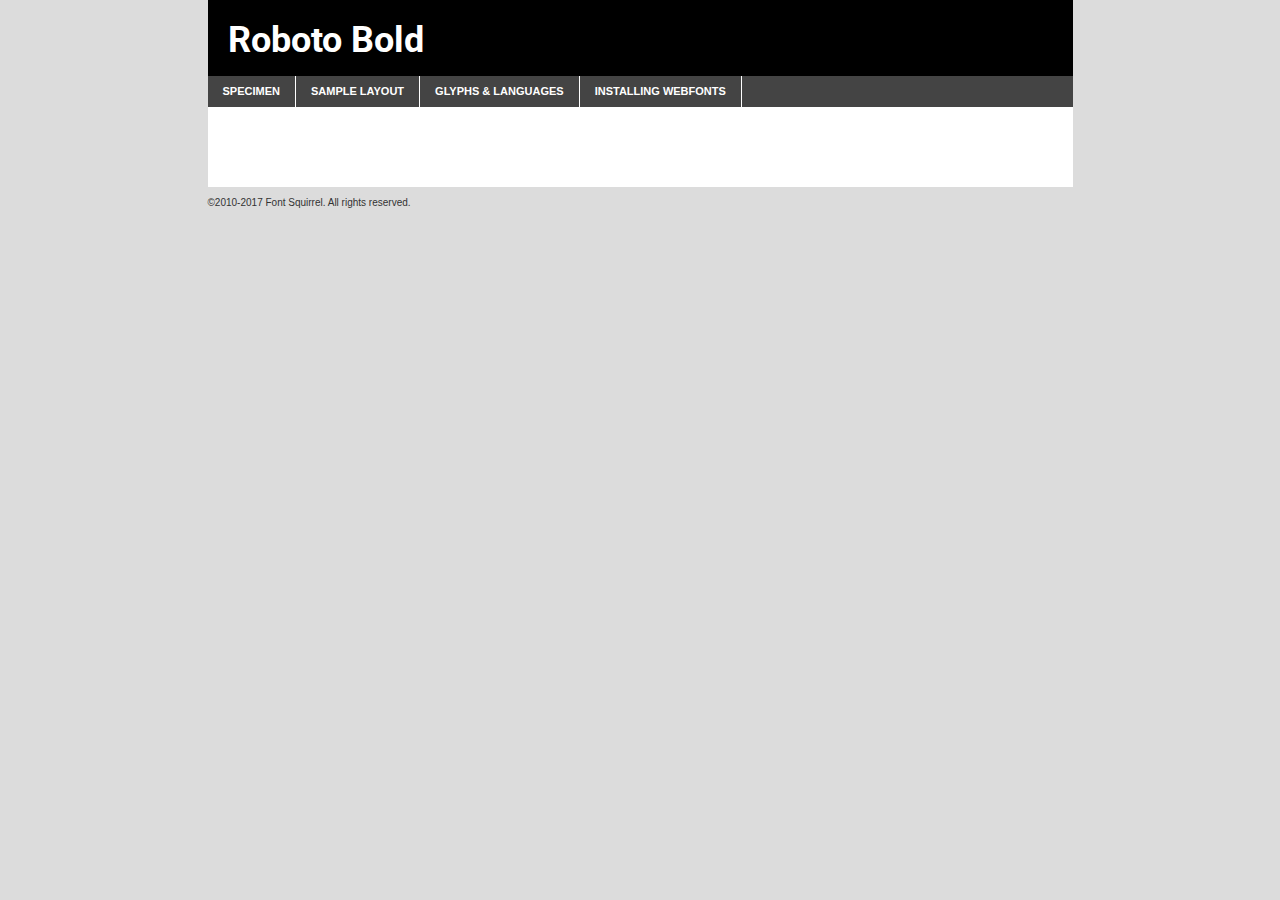
<file: fonts/webfontkit-20201204-032655/roboto-bold-demo.html>
<!DOCTYPE html PUBLIC "-//W3C//DTD XHTML 1.0 Transitional//EN"
	"http://www.w3.org/TR/xhtml1/DTD/xhtml1-transitional.dtd">

<html xmlns="http://www.w3.org/1999/xhtml" xml:lang="en" lang="en">
<head>
	<meta http-equiv="Content-Type" content="text/html; charset=utf-8" />
	<script src="http://ajax.googleapis.com/ajax/libs/jquery/1.7.2/jquery.min.js" type="text/javascript" charset="utf-8"></script>
	<script type="text/javascript">
	(function($){$.fn.easyTabs=function(option){var param=jQuery.extend({fadeSpeed:"fast",defaultContent:1,activeClass:'active'},option);$(this).each(function(){var thisId="#"+this.id;if(param.defaultContent==''){param.defaultContent=1;}
	if(typeof param.defaultContent=="number")
	{var defaultTab=$(thisId+" .tabs li:eq("+(param.defaultContent-1)+") a").attr('href').substr(1);}else{var defaultTab=param.defaultContent;}
	$(thisId+" .tabs li a").each(function(){var tabToHide=$(this).attr('href').substr(1);$("#"+tabToHide).addClass('easytabs-tab-content');});hideAll();changeContent(defaultTab);function hideAll(){$(thisId+" .easytabs-tab-content").hide();}
	function changeContent(tabId){hideAll();$(thisId+" .tabs li").removeClass(param.activeClass);$(thisId+" .tabs li a[href=#"+tabId+"]").closest('li').addClass(param.activeClass);if(param.fadeSpeed!="none")
	{$(thisId+" #"+tabId).fadeIn(param.fadeSpeed);}else{$(thisId+" #"+tabId).show();}}
	$(thisId+" .tabs li").click(function(){var tabId=$(this).find('a').attr('href').substr(1);changeContent(tabId);return false;});});}})(jQuery);
	</script>
	<link rel="stylesheet" href="specimen_files/specimen_stylesheet.css" type="text/css" charset="utf-8" />
	<link rel="stylesheet" href="stylesheet.css" type="text/css" charset="utf-8" />

	<style type="text/css">
					body{
				font-family: 'robotobold';
							}
		</style>

	<title>Roboto Bold Specimen</title>
	
	
	<script type="text/javascript" charset="utf-8">
		$(document).ready(function() {
			$('#container').easyTabs({defaultContent:1});
		});
	</script>
</head>

<body>
<div id="container">
	<div id="header">
		Roboto Bold	</div>
	<ul class="tabs">
		<li><a href="#specimen">Specimen</a></li>
		<li><a href="#layout">Sample Layout</a></li>
				<li><a href="#glyphs">Glyphs &amp; Languages</a></li>
		<li><a href="#installing">Installing Webfonts</a></li>
		
	</ul>
	
	<div id="main_content">

		
			<div id="specimen">
		
				<div class="section">
					<div class="grid12 firstcol">
						<div class="huge">AaBb</div>
					</div>
				</div>
		
				<div class="section">
					<div class="glyph_range">A&#x200B;B&#x200b;C&#x200b;D&#x200b;E&#x200b;F&#x200b;G&#x200b;H&#x200b;I&#x200b;J&#x200b;K&#x200b;L&#x200b;M&#x200b;N&#x200b;O&#x200b;P&#x200b;Q&#x200b;R&#x200b;S&#x200b;T&#x200b;U&#x200b;V&#x200b;W&#x200b;X&#x200b;Y&#x200b;Z&#x200b;a&#x200b;b&#x200b;c&#x200b;d&#x200b;e&#x200b;f&#x200b;g&#x200b;h&#x200b;i&#x200b;j&#x200b;k&#x200b;l&#x200b;m&#x200b;n&#x200b;o&#x200b;p&#x200b;q&#x200b;r&#x200b;s&#x200b;t&#x200b;u&#x200b;v&#x200b;w&#x200b;x&#x200b;y&#x200b;z&#x200b;1&#x200b;2&#x200b;3&#x200b;4&#x200b;5&#x200b;6&#x200b;7&#x200b;8&#x200b;9&#x200b;0&#x200b;&amp;&#x200b;.&#x200b;,&#x200b;?&#x200b;!&#x200b;&#64;&#x200b;(&#x200b;)&#x200b;#&#x200b;$&#x200b;%&#x200b;*&#x200b;+&#x200b;-&#x200b;=&#x200b;:&#x200b;;</div>
				</div>
				<div class="section">
					<div class="grid12 firstcol">
						<table class="sample_table">
							<tr><td>10</td><td class="size10">abcdefghijklmnopqrstuvwxyzABCDEFGHIJKLMNOPQRSTUVWXYZ0123456789abcdefghijklmnopqrstuvwxyzABCDEFGHIJKLMNOPQRSTUVWXYZ0123456789abcdefghijklmnopqrstuvwxyzABCDEFGHIJKLMNOPQRSTUVWXYZ</td></tr>
							<tr><td>11</td><td class="size11">abcdefghijklmnopqrstuvwxyzABCDEFGHIJKLMNOPQRSTUVWXYZ0123456789abcdefghijklmnopqrstuvwxyzABCDEFGHIJKLMNOPQRSTUVWXYZ0123456789abcdefghijklmnopqrstuvwxyzABCDEFGHIJKLMNOPQRSTUVWXYZ</td></tr>
							<tr><td>12</td><td class="size12">abcdefghijklmnopqrstuvwxyzABCDEFGHIJKLMNOPQRSTUVWXYZ0123456789abcdefghijklmnopqrstuvwxyzABCDEFGHIJKLMNOPQRSTUVWXYZ0123456789abcdefghijklmnopqrstuvwxyzABCDEFGHIJKLMNOPQRSTUVWXYZ</td></tr>
							<tr><td>13</td><td class="size13">abcdefghijklmnopqrstuvwxyzABCDEFGHIJKLMNOPQRSTUVWXYZ0123456789abcdefghijklmnopqrstuvwxyzABCDEFGHIJKLMNOPQRSTUVWXYZ0123456789abcdefghijklmnopqrstuvwxyzABCDEFGHIJKLMNOPQRSTUVWXYZ</td></tr>
							<tr><td>14</td><td class="size14">abcdefghijklmnopqrstuvwxyzABCDEFGHIJKLMNOPQRSTUVWXYZ0123456789abcdefghijklmnopqrstuvwxyzABCDEFGHIJKLMNOPQRSTUVWXYZ0123456789abcdefghijklmnopqrstuvwxyzABCDEFGHIJKLMNOPQRSTUVWXYZ</td></tr>
							<tr><td>16</td><td class="size16">abcdefghijklmnopqrstuvwxyzABCDEFGHIJKLMNOPQRSTUVWXYZ0123456789abcdefghijklmnopqrstuvwxyzABCDEFGHIJKLMNOPQRSTUVWXYZ</td></tr>
							<tr><td>18</td><td class="size18">abcdefghijklmnopqrstuvwxyzABCDEFGHIJKLMNOPQRSTUVWXYZ0123456789abcdefghijklmnopqrstuvwxyzABCDEFGHIJKLMNOPQRSTUVWXYZ</td></tr>
							<tr><td>20</td><td class="size20">abcdefghijklmnopqrstuvwxyzABCDEFGHIJKLMNOPQRSTUVWXYZ0123456789abcdefghijklmnopqrstuvwxyzABCDEFGHIJKLMNOPQRSTUVWXYZ</td></tr>
							<tr><td>24</td><td class="size24">abcdefghijklmnopqrstuvwxyzABCDEFGHIJKLMNOPQRSTUVWXYZ0123456789abcdefghijklmnopqrstuvwxyzABCDEFGHIJKLMNOPQRSTUVWXYZ</td></tr>
							<tr><td>30</td><td class="size30">abcdefghijklmnopqrstuvwxyzABCDEFGHIJKLMNOPQRSTUVWXYZ0123456789abcdefghijklmnopqrstuvwxyzABCDEFGHIJKLMNOPQRSTUVWXYZ</td></tr>
							<tr><td>36</td><td class="size36">abcdefghijklmnopqrstuvwxyzABCDEFGHIJKLMNOPQRSTUVWXYZ0123456789abcdefghijklmnopqrstuvwxyzABCDEFGHIJKLMNOPQRSTUVWXYZ</td></tr>
							<tr><td>48</td><td class="size48">abcdefghijklmnopqrstuvwxyzABCDEFGHIJKLMNOPQRSTUVWXYZ0123456789abcdefghijklmnopqrstuvwxyzABCDEFGHIJKLMNOPQRSTUVWXYZ</td></tr>
							<tr><td>60</td><td class="size60">abcdefghijklmnopqrstuvwxyzABCDEFGHIJKLMNOPQRSTUVWXYZ0123456789abcdefghijklmnopqrstuvwxyzABCDEFGHIJKLMNOPQRSTUVWXYZ</td></tr>
							<tr><td>72</td><td class="size72">abcdefghijklmnopqrstuvwxyzABCDEFGHIJKLMNOPQRSTUVWXYZ0123456789abcdefghijklmnopqrstuvwxyzABCDEFGHIJKLMNOPQRSTUVWXYZ</td></tr>
							<tr><td>90</td><td class="size90">abcdefghijklmnopqrstuvwxyzABCDEFGHIJKLMNOPQRSTUVWXYZ0123456789abcdefghijklmnopqrstuvwxyzABCDEFGHIJKLMNOPQRSTUVWXYZ</td></tr>
						</table>
				
					</div>
			
				</div>
		
		
		
								<div class="section" id="bodycomparison">


										<div id="xheight">
				<div class="fontbody">&#x25FC;&#x25FC;&#x25FC;&#x25FC;&#x25FC;&#x25FC;&#x25FC;&#x25FC;&#x25FC;&#x25FC;&#x25FC;&#x25FC;&#x25FC;&#x25FC;&#x25FC;&#x25FC;&#x25FC;&#x25FC;&#x25FC;&#x25FC;&#x25FC;&#x25FC;&#x25FC;&#x25FC;&#x25FC;&#x25FC;&#x25FC;&#x25FC;&#x25FC;&#x25FC;&#x25FC;&#x25FC;&#x25FC;&#x25FC;&#x25FC;&#x25FC;&#x25FC;&#x25FC;&#x25FC;&#x25FC;&#x25FC;&#x25FC;&#x25FC;&#x25FC;&#x25FC;&#x25FC;&#x25FC;&#x25FC;&#x25FC;&#x25FC;&#x25FC;&#x25FC;&#x25FC;&#x25FC;&#x25FC;&#x25FC;&#x25FC;&#x25FC;&#x25FC;&#x25FC;&#x25FC;&#x25FC;&#x25FC;&#x25FC;&#x25FC;&#x25FC;&#x25FC;&#x25FC;&#x25FC;&#x25FC;&#x25FC;&#x25FC;&#x25FC;&#x25FC;&#x25FC;&#x25FC;&#x25FC;&#x25FC;&#x25FC;&#x25FC;&#x25FC;&#x25FC;&#x25FC;&#x25FC;&#x25FC;&#x25FC;&#x25FC;&#x25FC;&#x25FC;&#x25FC;&#x25FC;&#x25FC;&#x25FC;&#x25FC;&#x25FC;&#x25FC;&#x25FC;&#x25FC;&#x25FC;body</div><div class="arialbody">body</div><div class="verdanabody">body</div><div class="georgiabody">body</div></div>
										<div class="fontbody" style="z-index:1">
											body<span>Roboto Bold</span>
										</div>
										<div class="arialbody" style="z-index:1">
											body<span>Arial</span>
										</div>
										<div class="verdanabody" style="z-index:1">
											body<span>Verdana</span>
										</div>
										<div class="georgiabody" style="z-index:1">
											body<span>Georgia</span>
										</div>



								</div>
		
		
				<div class="section psample psample_row1" id="">
					
					<div class="grid2 firstcol">
						<p class="size10"><span>10.</span>Aenean lacinia bibendum nulla sed consectetur. Fusce dapibus, tellus ac cursus commodo, tortor mauris condimentum nibh, ut fermentum massa justo sit amet risus. Nullam id dolor id nibh ultricies vehicula ut id elit. Cum sociis natoque penatibus et magnis dis parturient montes, nascetur ridiculus mus. Nulla vitae elit libero, a pharetra augue.</p>
			
					</div>
					<div class="grid3">
						<p class="size11"><span>11.</span>Aenean lacinia bibendum nulla sed consectetur. Fusce dapibus, tellus ac cursus commodo, tortor mauris condimentum nibh, ut fermentum massa justo sit amet risus. Nullam id dolor id nibh ultricies vehicula ut id elit. Cum sociis natoque penatibus et magnis dis parturient montes, nascetur ridiculus mus. Nulla vitae elit libero, a pharetra augue.</p>
			
					</div>
					<div class="grid3">
						<p class="size12"><span>12.</span>Aenean lacinia bibendum nulla sed consectetur. Fusce dapibus, tellus ac cursus commodo, tortor mauris condimentum nibh, ut fermentum massa justo sit amet risus. Nullam id dolor id nibh ultricies vehicula ut id elit. Cum sociis natoque penatibus et magnis dis parturient montes, nascetur ridiculus mus. Nulla vitae elit libero, a pharetra augue.</p>
			
					</div>
					<div class="grid4">
						<p class="size13"><span>13.</span>Aenean lacinia bibendum nulla sed consectetur. Fusce dapibus, tellus ac cursus commodo, tortor mauris condimentum nibh, ut fermentum massa justo sit amet risus. Nullam id dolor id nibh ultricies vehicula ut id elit. Cum sociis natoque penatibus et magnis dis parturient montes, nascetur ridiculus mus. Nulla vitae elit libero, a pharetra augue.</p>
			
					</div>
					<div class="white_blend"></div>
					
				</div>
				<div class="section psample psample_row2" id="">
					<div class="grid3 firstcol">
						<p class="size14"><span>14.</span>Aenean lacinia bibendum nulla sed consectetur. Fusce dapibus, tellus ac cursus commodo, tortor mauris condimentum nibh, ut fermentum massa justo sit amet risus. Nullam id dolor id nibh ultricies vehicula ut id elit. Cum sociis natoque penatibus et magnis dis parturient montes, nascetur ridiculus mus. Nulla vitae elit libero, a pharetra augue.</p>
			
					</div>
					<div class="grid4">
						<p class="size16"><span>16.</span>Aenean lacinia bibendum nulla sed consectetur. Fusce dapibus, tellus ac cursus commodo, tortor mauris condimentum nibh, ut fermentum massa justo sit amet risus. Nullam id dolor id nibh ultricies vehicula ut id elit. Cum sociis natoque penatibus et magnis dis parturient montes, nascetur ridiculus mus. Nulla vitae elit libero, a pharetra augue.</p>
			
					</div>
					<div class="grid5">
						<p class="size18"><span>18.</span>Aenean lacinia bibendum nulla sed consectetur. Fusce dapibus, tellus ac cursus commodo, tortor mauris condimentum nibh, ut fermentum massa justo sit amet risus. Nullam id dolor id nibh ultricies vehicula ut id elit. Cum sociis natoque penatibus et magnis dis parturient montes, nascetur ridiculus mus. Nulla vitae elit libero, a pharetra augue.</p>
			
					</div>

					<div class="white_blend"></div>

				</div>
				
				<div class="section psample psample_row3" id="">
					<div class="grid5 firstcol">
						<p class="size20"><span>20.</span>Aenean lacinia bibendum nulla sed consectetur. Fusce dapibus, tellus ac cursus commodo, tortor mauris condimentum nibh, ut fermentum massa justo sit amet risus. Nullam id dolor id nibh ultricies vehicula ut id elit. Cum sociis natoque penatibus et magnis dis parturient montes, nascetur ridiculus mus. Nulla vitae elit libero, a pharetra augue.</p>
					</div>
					<div class="grid7">
						<p class="size24"><span>24.</span>Aenean lacinia bibendum nulla sed consectetur. Fusce dapibus, tellus ac cursus commodo, tortor mauris condimentum nibh, ut fermentum massa justo sit amet risus. Nullam id dolor id nibh ultricies vehicula ut id elit. Cum sociis natoque penatibus et magnis dis parturient montes, nascetur ridiculus mus. Nulla vitae elit libero, a pharetra augue.</p>
					</div>
					
					<div class="white_blend"></div>
					
				</div>
				
				<div class="section psample psample_row4" id="">
					<div class="grid12 firstcol">
						<p class="size30"><span>30.</span>Aenean lacinia bibendum nulla sed consectetur. Fusce dapibus, tellus ac cursus commodo, tortor mauris condimentum nibh, ut fermentum massa justo sit amet risus. Nullam id dolor id nibh ultricies vehicula ut id elit. Cum sociis natoque penatibus et magnis dis parturient montes, nascetur ridiculus mus. Nulla vitae elit libero, a pharetra augue.</p>
					</div>
					<div class="white_blend"></div>
					
				</div>
				
				
				
				<div class="section psample psample_row1 fullreverse">
					<div class="grid2 firstcol">
						<p class="size10"><span>10.</span>Aenean lacinia bibendum nulla sed consectetur. Fusce dapibus, tellus ac cursus commodo, tortor mauris condimentum nibh, ut fermentum massa justo sit amet risus. Nullam id dolor id nibh ultricies vehicula ut id elit. Cum sociis natoque penatibus et magnis dis parturient montes, nascetur ridiculus mus. Nulla vitae elit libero, a pharetra augue.</p>
			
					</div>
					<div class="grid3">
						<p class="size11"><span>11.</span>Aenean lacinia bibendum nulla sed consectetur. Fusce dapibus, tellus ac cursus commodo, tortor mauris condimentum nibh, ut fermentum massa justo sit amet risus. Nullam id dolor id nibh ultricies vehicula ut id elit. Cum sociis natoque penatibus et magnis dis parturient montes, nascetur ridiculus mus. Nulla vitae elit libero, a pharetra augue.</p>
			
					</div>
					<div class="grid3">
						<p class="size12"><span>12.</span>Aenean lacinia bibendum nulla sed consectetur. Fusce dapibus, tellus ac cursus commodo, tortor mauris condimentum nibh, ut fermentum massa justo sit amet risus. Nullam id dolor id nibh ultricies vehicula ut id elit. Cum sociis natoque penatibus et magnis dis parturient montes, nascetur ridiculus mus. Nulla vitae elit libero, a pharetra augue.</p>
			
					</div>
					<div class="grid4">
						<p class="size13"><span>13.</span>Aenean lacinia bibendum nulla sed consectetur. Fusce dapibus, tellus ac cursus commodo, tortor mauris condimentum nibh, ut fermentum massa justo sit amet risus. Nullam id dolor id nibh ultricies vehicula ut id elit. Cum sociis natoque penatibus et magnis dis parturient montes, nascetur ridiculus mus. Nulla vitae elit libero, a pharetra augue.</p>
			
					</div>
					<div class="black_blend"></div>
					
				</div>
				
				<div class="section psample psample_row2 fullreverse">
					<div class="grid3 firstcol">
						<p class="size14"><span>14.</span>Aenean lacinia bibendum nulla sed consectetur. Fusce dapibus, tellus ac cursus commodo, tortor mauris condimentum nibh, ut fermentum massa justo sit amet risus. Nullam id dolor id nibh ultricies vehicula ut id elit. Cum sociis natoque penatibus et magnis dis parturient montes, nascetur ridiculus mus. Nulla vitae elit libero, a pharetra augue.</p>
			
					</div>
					<div class="grid4">
						<p class="size16"><span>16.</span>Aenean lacinia bibendum nulla sed consectetur. Fusce dapibus, tellus ac cursus commodo, tortor mauris condimentum nibh, ut fermentum massa justo sit amet risus. Nullam id dolor id nibh ultricies vehicula ut id elit. Cum sociis natoque penatibus et magnis dis parturient montes, nascetur ridiculus mus. Nulla vitae elit libero, a pharetra augue.</p>
			
					</div>
					<div class="grid5">
						<p class="size18"><span>18.</span>Aenean lacinia bibendum nulla sed consectetur. Fusce dapibus, tellus ac cursus commodo, tortor mauris condimentum nibh, ut fermentum massa justo sit amet risus. Nullam id dolor id nibh ultricies vehicula ut id elit. Cum sociis natoque penatibus et magnis dis parturient montes, nascetur ridiculus mus. Nulla vitae elit libero, a pharetra augue.</p>
			
					</div>
					<div class="black_blend"></div>

				</div>
				
				<div class="section psample fullreverse psample_row3" id="">
					<div class="grid5 firstcol">
						<p class="size20"><span>20.</span>Aenean lacinia bibendum nulla sed consectetur. Fusce dapibus, tellus ac cursus commodo, tortor mauris condimentum nibh, ut fermentum massa justo sit amet risus. Nullam id dolor id nibh ultricies vehicula ut id elit. Cum sociis natoque penatibus et magnis dis parturient montes, nascetur ridiculus mus. Nulla vitae elit libero, a pharetra augue.</p>
					</div>
					<div class="grid7">
						<p class="size24"><span>24.</span>Aenean lacinia bibendum nulla sed consectetur. Fusce dapibus, tellus ac cursus commodo, tortor mauris condimentum nibh, ut fermentum massa justo sit amet risus. Nullam id dolor id nibh ultricies vehicula ut id elit. Cum sociis natoque penatibus et magnis dis parturient montes, nascetur ridiculus mus. Nulla vitae elit libero, a pharetra augue.</p>
					</div>
					
					<div class="black_blend"></div>
					
				</div>
				
				<div class="section psample fullreverse psample_row4" id="" style="border-bottom: 20px #000 solid;">
					<div class="grid12 firstcol">
						<p class="size30"><span>30.</span>Aenean lacinia bibendum nulla sed consectetur. Fusce dapibus, tellus ac cursus commodo, tortor mauris condimentum nibh, ut fermentum massa justo sit amet risus. Nullam id dolor id nibh ultricies vehicula ut id elit. Cum sociis natoque penatibus et magnis dis parturient montes, nascetur ridiculus mus. Nulla vitae elit libero, a pharetra augue.</p>
					</div>
					<div class="black_blend"></div>
					
				</div>
				
				
				
				
			</div>
			
			<div id="layout">
				
				<div class="section">
					
					<div class="grid12 firstcol">
						<h1>Lorem Ipsum Dolor</h1>
						<h2>Etiam porta sem malesuada magna mollis euismod</h2>
						
						<p class="byline">By <a href="#link">Aenean Lacinia</a></p>
					</div>
				</div>
				<div class="section">
					<div class="grid8 firstcol">
						<p class="large">Donec sed odio dui. Morbi leo risus, porta ac consectetur ac, vestibulum at eros. Fusce dapibus, tellus ac cursus commodo, tortor mauris condimentum nibh, ut fermentum massa justo sit amet risus. </p>

						
						<h3>Pellentesque ornare sem</h3>

						<p>Maecenas sed diam eget risus varius blandit sit amet non magna. Maecenas faucibus mollis interdum. Donec ullamcorper nulla non metus auctor fringilla. Nullam id dolor id nibh ultricies vehicula ut id elit. Nullam id dolor id nibh ultricies vehicula ut id elit. </p>

						<p>Aenean eu leo quam. Pellentesque ornare sem lacinia quam venenatis vestibulum. Lorem ipsum dolor sit amet, consectetur adipiscing elit. Cum sociis natoque penatibus et magnis dis parturient montes, nascetur ridiculus mus. </p>

						<p>Nulla vitae elit libero, a pharetra augue. Praesent commodo cursus magna, vel scelerisque nisl consectetur et. Aenean lacinia bibendum nulla sed consectetur. </p>

						<p>Nullam quis risus eget urna mollis ornare vel eu leo. Nullam quis risus eget urna mollis ornare vel eu leo. Maecenas sed diam eget risus varius blandit sit amet non magna. Donec ullamcorper nulla non metus auctor fringilla. </p>

						<h3>Cras mattis consectetur</h3>

						<p>Aenean eu leo quam. Pellentesque ornare sem lacinia quam venenatis vestibulum. Aenean lacinia bibendum nulla sed consectetur. Integer posuere erat a ante venenatis dapibus posuere velit aliquet. Cras mattis consectetur purus sit amet fermentum. </p>

						<p>Nullam id dolor id nibh ultricies vehicula ut id elit. Nullam quis risus eget urna mollis ornare vel eu leo. Cras mattis consectetur purus sit amet fermentum.</p>
					</div>
					
					<div class="grid4 sidebar">
						
						<div class="box reverse">
							<p class="last">Nullam quis risus eget urna mollis ornare vel eu leo. Donec ullamcorper nulla non metus auctor fringilla. Cras mattis consectetur purus sit amet fermentum. Sed posuere consectetur est at lobortis. Lorem ipsum dolor sit amet, consectetur adipiscing elit. </p>
						</div>
						
						<p class="caption">Maecenas sed diam eget risus varius.</p>

						<p>Vestibulum id ligula porta felis euismod semper. Integer posuere erat a ante venenatis dapibus posuere velit aliquet. Vestibulum id ligula porta felis euismod semper. Sed posuere consectetur est at lobortis. Maecenas sed diam eget risus varius blandit sit amet non magna. Fusce dapibus, tellus ac cursus commodo, tortor mauris condimentum nibh, ut fermentum massa justo sit amet risus. </p>

					

						<p>Duis mollis, est non commodo luctus, nisi erat porttitor ligula, eget lacinia odio sem nec elit. Aenean lacinia bibendum nulla sed consectetur. Vivamus sagittis lacus vel augue laoreet rutrum faucibus dolor auctor. Aenean lacinia bibendum nulla sed consectetur. Nullam quis risus eget urna mollis ornare vel eu leo. </p>

						<p>Praesent commodo cursus magna, vel scelerisque nisl consectetur et. Donec ullamcorper nulla non metus auctor fringilla. Maecenas faucibus mollis interdum. Fusce dapibus, tellus ac cursus commodo, tortor mauris condimentum nibh, ut fermentum massa justo sit amet risus. </p>

					</div>
				</div>
				
			</div>


			



		<div id="glyphs">
			<div class="section">
				<div class="grid12 firstcol">
			
				<h1>Language Support</h1>
				<p>The subset of Roboto Bold in this kit supports the following languages:<br />
			
					Dutch, English, Frisian, Italian, Malagasy, Alsatian, Arapaho, Arrernte, Bislama, Cebuano, Corsican, Fijian, French_creole, Gilbertese, Haitian_creole, Hmong, Hopi, Ibanag, Iloko_ilokano, Indonesian, Interglossa_glosa, Interlingua, Lojban, Lombard, Luxembourgeois, Norfolk_pitcairnese, Oromo, Potawatomi, Rhaeto-romance, Romansh, Rotokas, Seychelles_creole, Shona, Somali, Southern_ndebele, Swahili, Swati_swazi, Tok_pisin, Uyghur_latinized, Volapuk, Warlpiri, Xhosa, Yapese, Zulu, Latinbasic, Ubasic, Demo				</p>
				<h1>Glyph Chart</h1>
				<p>The subset of Roboto Bold in this kit includes all the glyphs listed below. Unicode entities are included above each glyph to help you insert individual characters into your layout.</p>
				<div id="glyph_chart">
			
																														 <div><p>&amp;#2;</p>&#2;</div>
																				 <div><p>&amp;#13;</p>&#13;</div>
																				 <div><p>&amp;#32;</p>&#32;</div>
																				 <div><p>&amp;#33;</p>&#33;</div>
																				 <div><p>&amp;#34;</p>&#34;</div>
																				 <div><p>&amp;#35;</p>&#35;</div>
																				 <div><p>&amp;#36;</p>&#36;</div>
																				 <div><p>&amp;#37;</p>&#37;</div>
																				 <div><p>&amp;#38;</p>&#38;</div>
																				 <div><p>&amp;#39;</p>&#39;</div>
																				 <div><p>&amp;#40;</p>&#40;</div>
																				 <div><p>&amp;#41;</p>&#41;</div>
																				 <div><p>&amp;#42;</p>&#42;</div>
																				 <div><p>&amp;#43;</p>&#43;</div>
																				 <div><p>&amp;#44;</p>&#44;</div>
																				 <div><p>&amp;#45;</p>&#45;</div>
																				 <div><p>&amp;#46;</p>&#46;</div>
																				 <div><p>&amp;#47;</p>&#47;</div>
																				 <div><p>&amp;#48;</p>&#48;</div>
																				 <div><p>&amp;#49;</p>&#49;</div>
																				 <div><p>&amp;#50;</p>&#50;</div>
																				 <div><p>&amp;#51;</p>&#51;</div>
																				 <div><p>&amp;#52;</p>&#52;</div>
																				 <div><p>&amp;#53;</p>&#53;</div>
																				 <div><p>&amp;#54;</p>&#54;</div>
																				 <div><p>&amp;#55;</p>&#55;</div>
																				 <div><p>&amp;#56;</p>&#56;</div>
																				 <div><p>&amp;#57;</p>&#57;</div>
																				 <div><p>&amp;#58;</p>&#58;</div>
																				 <div><p>&amp;#59;</p>&#59;</div>
																				 <div><p>&amp;#60;</p>&#60;</div>
																				 <div><p>&amp;#61;</p>&#61;</div>
																				 <div><p>&amp;#62;</p>&#62;</div>
																				 <div><p>&amp;#63;</p>&#63;</div>
																				 <div><p>&amp;#64;</p>&#64;</div>
																				 <div><p>&amp;#65;</p>&#65;</div>
																				 <div><p>&amp;#66;</p>&#66;</div>
																				 <div><p>&amp;#67;</p>&#67;</div>
																				 <div><p>&amp;#68;</p>&#68;</div>
																				 <div><p>&amp;#69;</p>&#69;</div>
																				 <div><p>&amp;#70;</p>&#70;</div>
																				 <div><p>&amp;#71;</p>&#71;</div>
																				 <div><p>&amp;#72;</p>&#72;</div>
																				 <div><p>&amp;#73;</p>&#73;</div>
																				 <div><p>&amp;#74;</p>&#74;</div>
																				 <div><p>&amp;#75;</p>&#75;</div>
																				 <div><p>&amp;#76;</p>&#76;</div>
																				 <div><p>&amp;#77;</p>&#77;</div>
																				 <div><p>&amp;#78;</p>&#78;</div>
																				 <div><p>&amp;#79;</p>&#79;</div>
																				 <div><p>&amp;#80;</p>&#80;</div>
																				 <div><p>&amp;#81;</p>&#81;</div>
																				 <div><p>&amp;#82;</p>&#82;</div>
																				 <div><p>&amp;#83;</p>&#83;</div>
																				 <div><p>&amp;#84;</p>&#84;</div>
																				 <div><p>&amp;#85;</p>&#85;</div>
																				 <div><p>&amp;#86;</p>&#86;</div>
																				 <div><p>&amp;#87;</p>&#87;</div>
																				 <div><p>&amp;#88;</p>&#88;</div>
																				 <div><p>&amp;#89;</p>&#89;</div>
																				 <div><p>&amp;#90;</p>&#90;</div>
																				 <div><p>&amp;#91;</p>&#91;</div>
																				 <div><p>&amp;#92;</p>&#92;</div>
																				 <div><p>&amp;#93;</p>&#93;</div>
																				 <div><p>&amp;#94;</p>&#94;</div>
																				 <div><p>&amp;#95;</p>&#95;</div>
																				 <div><p>&amp;#96;</p>&#96;</div>
																				 <div><p>&amp;#97;</p>&#97;</div>
																				 <div><p>&amp;#98;</p>&#98;</div>
																				 <div><p>&amp;#99;</p>&#99;</div>
																				 <div><p>&amp;#100;</p>&#100;</div>
																				 <div><p>&amp;#101;</p>&#101;</div>
																				 <div><p>&amp;#102;</p>&#102;</div>
																				 <div><p>&amp;#103;</p>&#103;</div>
																				 <div><p>&amp;#104;</p>&#104;</div>
																				 <div><p>&amp;#105;</p>&#105;</div>
																				 <div><p>&amp;#106;</p>&#106;</div>
																				 <div><p>&amp;#107;</p>&#107;</div>
																				 <div><p>&amp;#108;</p>&#108;</div>
																				 <div><p>&amp;#109;</p>&#109;</div>
																				 <div><p>&amp;#110;</p>&#110;</div>
																				 <div><p>&amp;#111;</p>&#111;</div>
																				 <div><p>&amp;#112;</p>&#112;</div>
																				 <div><p>&amp;#113;</p>&#113;</div>
																				 <div><p>&amp;#114;</p>&#114;</div>
																				 <div><p>&amp;#115;</p>&#115;</div>
																				 <div><p>&amp;#116;</p>&#116;</div>
																				 <div><p>&amp;#117;</p>&#117;</div>
																				 <div><p>&amp;#118;</p>&#118;</div>
																				 <div><p>&amp;#119;</p>&#119;</div>
																				 <div><p>&amp;#120;</p>&#120;</div>
																				 <div><p>&amp;#121;</p>&#121;</div>
																				 <div><p>&amp;#122;</p>&#122;</div>
																				 <div><p>&amp;#123;</p>&#123;</div>
																				 <div><p>&amp;#124;</p>&#124;</div>
																				 <div><p>&amp;#125;</p>&#125;</div>
																				 <div><p>&amp;#126;</p>&#126;</div>
																				 <div><p>&amp;#160;</p>&#160;</div>
																				 <div><p>&amp;#162;</p>&#162;</div>
																				 <div><p>&amp;#163;</p>&#163;</div>
																				 <div><p>&amp;#165;</p>&#165;</div>
																				 <div><p>&amp;#168;</p>&#168;</div>
																				 <div><p>&amp;#169;</p>&#169;</div>
																				 <div><p>&amp;#171;</p>&#171;</div>
																				 <div><p>&amp;#173;</p>&#173;</div>
																				 <div><p>&amp;#174;</p>&#174;</div>
																				 <div><p>&amp;#180;</p>&#180;</div>
																				 <div><p>&amp;#184;</p>&#184;</div>
																				 <div><p>&amp;#187;</p>&#187;</div>
																				 <div><p>&amp;#192;</p>&#192;</div>
																				 <div><p>&amp;#193;</p>&#193;</div>
																				 <div><p>&amp;#194;</p>&#194;</div>
																				 <div><p>&amp;#196;</p>&#196;</div>
																				 <div><p>&amp;#200;</p>&#200;</div>
																				 <div><p>&amp;#201;</p>&#201;</div>
																				 <div><p>&amp;#202;</p>&#202;</div>
																				 <div><p>&amp;#203;</p>&#203;</div>
																				 <div><p>&amp;#204;</p>&#204;</div>
																				 <div><p>&amp;#205;</p>&#205;</div>
																				 <div><p>&amp;#206;</p>&#206;</div>
																				 <div><p>&amp;#207;</p>&#207;</div>
																				 <div><p>&amp;#210;</p>&#210;</div>
																				 <div><p>&amp;#211;</p>&#211;</div>
																				 <div><p>&amp;#212;</p>&#212;</div>
																				 <div><p>&amp;#214;</p>&#214;</div>
																				 <div><p>&amp;#217;</p>&#217;</div>
																				 <div><p>&amp;#218;</p>&#218;</div>
																				 <div><p>&amp;#219;</p>&#219;</div>
																				 <div><p>&amp;#220;</p>&#220;</div>
																				 <div><p>&amp;#221;</p>&#221;</div>
																				 <div><p>&amp;#224;</p>&#224;</div>
																				 <div><p>&amp;#226;</p>&#226;</div>
																				 <div><p>&amp;#228;</p>&#228;</div>
																				 <div><p>&amp;#232;</p>&#232;</div>
																				 <div><p>&amp;#233;</p>&#233;</div>
																				 <div><p>&amp;#234;</p>&#234;</div>
																				 <div><p>&amp;#235;</p>&#235;</div>
																				 <div><p>&amp;#236;</p>&#236;</div>
																				 <div><p>&amp;#237;</p>&#237;</div>
																				 <div><p>&amp;#238;</p>&#238;</div>
																				 <div><p>&amp;#239;</p>&#239;</div>
																				 <div><p>&amp;#242;</p>&#242;</div>
																				 <div><p>&amp;#243;</p>&#243;</div>
																				 <div><p>&amp;#244;</p>&#244;</div>
																				 <div><p>&amp;#246;</p>&#246;</div>
																				 <div><p>&amp;#249;</p>&#249;</div>
																				 <div><p>&amp;#250;</p>&#250;</div>
																				 <div><p>&amp;#251;</p>&#251;</div>
																				 <div><p>&amp;#252;</p>&#252;</div>
																				 <div><p>&amp;#253;</p>&#253;</div>
																				 <div><p>&amp;#255;</p>&#255;</div>
																				 <div><p>&amp;#376;</p>&#376;</div>
																				 <div><p>&amp;#710;</p>&#710;</div>
																				 <div><p>&amp;#730;</p>&#730;</div>
																				 <div><p>&amp;#732;</p>&#732;</div>
																				 <div><p>&amp;#8192;</p>&#8192;</div>
																				 <div><p>&amp;#8193;</p>&#8193;</div>
																				 <div><p>&amp;#8194;</p>&#8194;</div>
																				 <div><p>&amp;#8195;</p>&#8195;</div>
																				 <div><p>&amp;#8196;</p>&#8196;</div>
																				 <div><p>&amp;#8197;</p>&#8197;</div>
																				 <div><p>&amp;#8198;</p>&#8198;</div>
																				 <div><p>&amp;#8199;</p>&#8199;</div>
																				 <div><p>&amp;#8200;</p>&#8200;</div>
																				 <div><p>&amp;#8201;</p>&#8201;</div>
																				 <div><p>&amp;#8202;</p>&#8202;</div>
																				 <div><p>&amp;#8208;</p>&#8208;</div>
																				 <div><p>&amp;#8209;</p>&#8209;</div>
																				 <div><p>&amp;#8210;</p>&#8210;</div>
																				 <div><p>&amp;#8211;</p>&#8211;</div>
																				 <div><p>&amp;#8212;</p>&#8212;</div>
																				 <div><p>&amp;#8216;</p>&#8216;</div>
																				 <div><p>&amp;#8217;</p>&#8217;</div>
																				 <div><p>&amp;#8218;</p>&#8218;</div>
																				 <div><p>&amp;#8220;</p>&#8220;</div>
																				 <div><p>&amp;#8221;</p>&#8221;</div>
																				 <div><p>&amp;#8222;</p>&#8222;</div>
																				 <div><p>&amp;#8226;</p>&#8226;</div>
																				 <div><p>&amp;#8230;</p>&#8230;</div>
																				 <div><p>&amp;#8239;</p>&#8239;</div>
																				 <div><p>&amp;#8249;</p>&#8249;</div>
																				 <div><p>&amp;#8250;</p>&#8250;</div>
																				 <div><p>&amp;#8287;</p>&#8287;</div>
																				 <div><p>&amp;#8364;</p>&#8364;</div>
																				 <div><p>&amp;#8482;</p>&#8482;</div>
																				 <div><p>&amp;#9724;</p>&#9724;</div>
																												</div>	
				</div>
		
		
			</div>
		</div>
		
		
		<div id="specs">
			
		</div>
	
		<div id="installing">
			<div class="section">
				<div class="grid7 firstcol">
					<h1>Installing Webfonts</h1>
					
					<p>Webfonts are supported by all major browser platforms but not all in the same way. There are currently four different font formats that must be included in order to target all browsers. This includes TTF, WOFF, EOT and SVG.</p>
					
					<h2>1. Upload your webfonts</h2>
					<p>You must upload your webfont kit to your website. They should be in or near the same directory as your CSS files.</p>
					
					<h2>2. Include the webfont stylesheet</h2>
					<p>A special CSS @font-face declaration helps the various browsers select the appropriate font it needs without causing you a bunch of headaches. Learn more about this syntax by reading the <a href="https://www.fontspring.com/blog/further-hardening-of-the-bulletproof-syntax">Fontspring blog post</a> about it. The code for it is as follows:</p>


<code>
@font-face{ 
	font-family: 'MyWebFont';
	src: url('WebFont.eot');
	src: url('WebFont.eot?#iefix') format('embedded-opentype'),
	     url('WebFont.woff') format('woff'),
	     url('WebFont.ttf') format('truetype'),
	     url('WebFont.svg#webfont') format('svg');
}
</code>

	<p>We've already gone ahead and generated the code for you. All you have to do is link to the stylesheet in your HTML, like this:</p>
	<code>&lt;link rel=&quot;stylesheet&quot; href=&quot;stylesheet.css&quot; type=&quot;text/css&quot; charset=&quot;utf-8&quot; /&gt;</code>

					<h2>3. Modify your own stylesheet</h2>
					<p>To take advantage of your new fonts, you must tell your stylesheet to use them. Look at the original @font-face declaration above and find the property called "font-family." The name linked there will be what you use to reference the font. Prepend that webfont name to the font stack in the "font-family" property, inside the selector you want to change. For example:</p>
<code>p { font-family: 'WebFont', Arial, sans-serif; }</code>

<h2>4. Test</h2>
<p>Getting webfonts to work cross-browser <em>can</em> be tricky. Use the information in the sidebar to help you if you find that fonts aren't loading in a particular browser.</p>
				</div>
				
				<div class="grid5 sidebar">
					<div class="box">
						<h2>Troubleshooting<br />Font-Face Problems</h2>
						<p>Having trouble getting your webfonts to load in your new website? Here are some tips to sort out what might be the problem.</p>

						<h3>Fonts not showing in any browser</h3>

						<p>This sounds like you need to work on the plumbing. You either did not upload the fonts to the correct directory, or you did not link the fonts properly in the CSS. If you've confirmed that all this is correct and you still have a problem, take a look at your .htaccess file and see if requests are getting intercepted.</p>

						<h3>Fonts not loading in iPhone or iPad</h3>

						<p>The most common problem here is that you are serving the fonts from an IIS server. IIS refuses to serve files that have unknown MIME types. If that is the case, you must set the MIME type for SVG to "image/svg+xml" in the server settings. Follow these instructions from Microsoft if you need help.</p>

						<h3>Fonts not loading in Firefox</h3>

						<p>The primary reason for this failure? You are still using a version Firefox older than 3.5. So upgrade already! If that isn't it, then you are very likely serving fonts from a different domain. Firefox requires that all font assets be served from the same domain. Lastly it is possible that you need to add WOFF to your list of MIME types (if you are serving via IIS.)</p>

						<h3>Fonts not loading in IE</h3>

						<p>Are you looking at Internet Explorer on an actual Windows machine or are you cheating by using a service like Adobe BrowserLab? Many of these screenshot services do not render @font-face for IE. Best to test it on a real machine.</p>

						<h3>Fonts not loading in IE9</h3>

						<p>IE9, like Firefox, requires that fonts be served from the same domain as the website. Make sure that is the case.</p>
					</div>
				</div>
			</div>
			
		</div>
	
	</div>
	<div id="footer">
		<p>&copy;2010-2017 Font Squirrel. All rights reserved.</p>
	</div>
</div>
</body>
</html>
</file>
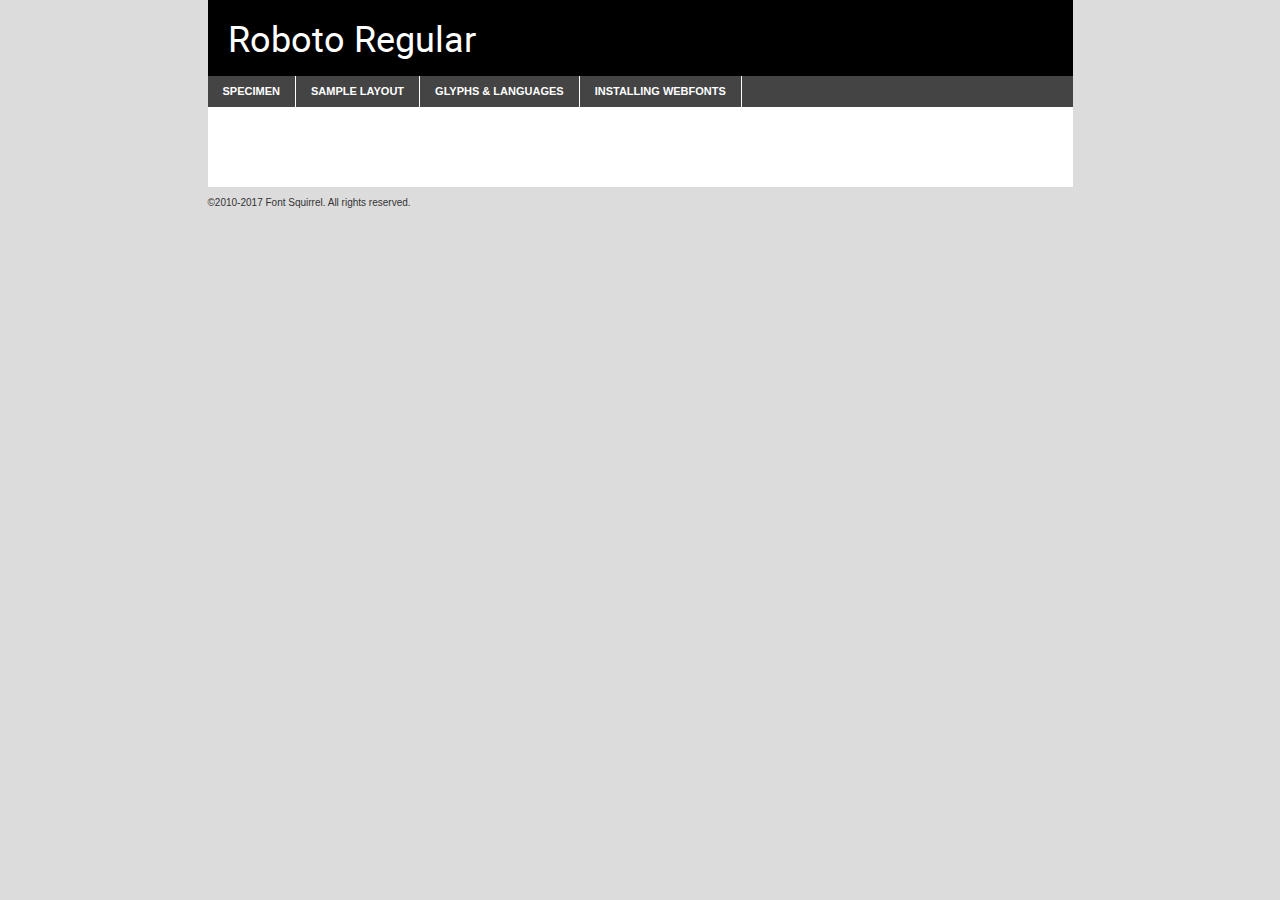
<file: fonts/webfontkit-20201204-032655/roboto-regular-demo.html>
<!DOCTYPE html PUBLIC "-//W3C//DTD XHTML 1.0 Transitional//EN"
	"http://www.w3.org/TR/xhtml1/DTD/xhtml1-transitional.dtd">

<html xmlns="http://www.w3.org/1999/xhtml" xml:lang="en" lang="en">
<head>
	<meta http-equiv="Content-Type" content="text/html; charset=utf-8" />
	<script src="http://ajax.googleapis.com/ajax/libs/jquery/1.7.2/jquery.min.js" type="text/javascript" charset="utf-8"></script>
	<script type="text/javascript">
	(function($){$.fn.easyTabs=function(option){var param=jQuery.extend({fadeSpeed:"fast",defaultContent:1,activeClass:'active'},option);$(this).each(function(){var thisId="#"+this.id;if(param.defaultContent==''){param.defaultContent=1;}
	if(typeof param.defaultContent=="number")
	{var defaultTab=$(thisId+" .tabs li:eq("+(param.defaultContent-1)+") a").attr('href').substr(1);}else{var defaultTab=param.defaultContent;}
	$(thisId+" .tabs li a").each(function(){var tabToHide=$(this).attr('href').substr(1);$("#"+tabToHide).addClass('easytabs-tab-content');});hideAll();changeContent(defaultTab);function hideAll(){$(thisId+" .easytabs-tab-content").hide();}
	function changeContent(tabId){hideAll();$(thisId+" .tabs li").removeClass(param.activeClass);$(thisId+" .tabs li a[href=#"+tabId+"]").closest('li').addClass(param.activeClass);if(param.fadeSpeed!="none")
	{$(thisId+" #"+tabId).fadeIn(param.fadeSpeed);}else{$(thisId+" #"+tabId).show();}}
	$(thisId+" .tabs li").click(function(){var tabId=$(this).find('a').attr('href').substr(1);changeContent(tabId);return false;});});}})(jQuery);
	</script>
	<link rel="stylesheet" href="specimen_files/specimen_stylesheet.css" type="text/css" charset="utf-8" />
	<link rel="stylesheet" href="stylesheet.css" type="text/css" charset="utf-8" />

	<style type="text/css">
					body{
				font-family: 'robotoregular';
							}
		</style>

	<title>Roboto Regular Specimen</title>
	
	
	<script type="text/javascript" charset="utf-8">
		$(document).ready(function() {
			$('#container').easyTabs({defaultContent:1});
		});
	</script>
</head>

<body>
<div id="container">
	<div id="header">
		Roboto Regular	</div>
	<ul class="tabs">
		<li><a href="#specimen">Specimen</a></li>
		<li><a href="#layout">Sample Layout</a></li>
				<li><a href="#glyphs">Glyphs &amp; Languages</a></li>
		<li><a href="#installing">Installing Webfonts</a></li>
		
	</ul>
	
	<div id="main_content">

		
			<div id="specimen">
		
				<div class="section">
					<div class="grid12 firstcol">
						<div class="huge">AaBb</div>
					</div>
				</div>
		
				<div class="section">
					<div class="glyph_range">A&#x200B;B&#x200b;C&#x200b;D&#x200b;E&#x200b;F&#x200b;G&#x200b;H&#x200b;I&#x200b;J&#x200b;K&#x200b;L&#x200b;M&#x200b;N&#x200b;O&#x200b;P&#x200b;Q&#x200b;R&#x200b;S&#x200b;T&#x200b;U&#x200b;V&#x200b;W&#x200b;X&#x200b;Y&#x200b;Z&#x200b;a&#x200b;b&#x200b;c&#x200b;d&#x200b;e&#x200b;f&#x200b;g&#x200b;h&#x200b;i&#x200b;j&#x200b;k&#x200b;l&#x200b;m&#x200b;n&#x200b;o&#x200b;p&#x200b;q&#x200b;r&#x200b;s&#x200b;t&#x200b;u&#x200b;v&#x200b;w&#x200b;x&#x200b;y&#x200b;z&#x200b;1&#x200b;2&#x200b;3&#x200b;4&#x200b;5&#x200b;6&#x200b;7&#x200b;8&#x200b;9&#x200b;0&#x200b;&amp;&#x200b;.&#x200b;,&#x200b;?&#x200b;!&#x200b;&#64;&#x200b;(&#x200b;)&#x200b;#&#x200b;$&#x200b;%&#x200b;*&#x200b;+&#x200b;-&#x200b;=&#x200b;:&#x200b;;</div>
				</div>
				<div class="section">
					<div class="grid12 firstcol">
						<table class="sample_table">
							<tr><td>10</td><td class="size10">abcdefghijklmnopqrstuvwxyzABCDEFGHIJKLMNOPQRSTUVWXYZ0123456789abcdefghijklmnopqrstuvwxyzABCDEFGHIJKLMNOPQRSTUVWXYZ0123456789abcdefghijklmnopqrstuvwxyzABCDEFGHIJKLMNOPQRSTUVWXYZ</td></tr>
							<tr><td>11</td><td class="size11">abcdefghijklmnopqrstuvwxyzABCDEFGHIJKLMNOPQRSTUVWXYZ0123456789abcdefghijklmnopqrstuvwxyzABCDEFGHIJKLMNOPQRSTUVWXYZ0123456789abcdefghijklmnopqrstuvwxyzABCDEFGHIJKLMNOPQRSTUVWXYZ</td></tr>
							<tr><td>12</td><td class="size12">abcdefghijklmnopqrstuvwxyzABCDEFGHIJKLMNOPQRSTUVWXYZ0123456789abcdefghijklmnopqrstuvwxyzABCDEFGHIJKLMNOPQRSTUVWXYZ0123456789abcdefghijklmnopqrstuvwxyzABCDEFGHIJKLMNOPQRSTUVWXYZ</td></tr>
							<tr><td>13</td><td class="size13">abcdefghijklmnopqrstuvwxyzABCDEFGHIJKLMNOPQRSTUVWXYZ0123456789abcdefghijklmnopqrstuvwxyzABCDEFGHIJKLMNOPQRSTUVWXYZ0123456789abcdefghijklmnopqrstuvwxyzABCDEFGHIJKLMNOPQRSTUVWXYZ</td></tr>
							<tr><td>14</td><td class="size14">abcdefghijklmnopqrstuvwxyzABCDEFGHIJKLMNOPQRSTUVWXYZ0123456789abcdefghijklmnopqrstuvwxyzABCDEFGHIJKLMNOPQRSTUVWXYZ0123456789abcdefghijklmnopqrstuvwxyzABCDEFGHIJKLMNOPQRSTUVWXYZ</td></tr>
							<tr><td>16</td><td class="size16">abcdefghijklmnopqrstuvwxyzABCDEFGHIJKLMNOPQRSTUVWXYZ0123456789abcdefghijklmnopqrstuvwxyzABCDEFGHIJKLMNOPQRSTUVWXYZ</td></tr>
							<tr><td>18</td><td class="size18">abcdefghijklmnopqrstuvwxyzABCDEFGHIJKLMNOPQRSTUVWXYZ0123456789abcdefghijklmnopqrstuvwxyzABCDEFGHIJKLMNOPQRSTUVWXYZ</td></tr>
							<tr><td>20</td><td class="size20">abcdefghijklmnopqrstuvwxyzABCDEFGHIJKLMNOPQRSTUVWXYZ0123456789abcdefghijklmnopqrstuvwxyzABCDEFGHIJKLMNOPQRSTUVWXYZ</td></tr>
							<tr><td>24</td><td class="size24">abcdefghijklmnopqrstuvwxyzABCDEFGHIJKLMNOPQRSTUVWXYZ0123456789abcdefghijklmnopqrstuvwxyzABCDEFGHIJKLMNOPQRSTUVWXYZ</td></tr>
							<tr><td>30</td><td class="size30">abcdefghijklmnopqrstuvwxyzABCDEFGHIJKLMNOPQRSTUVWXYZ0123456789abcdefghijklmnopqrstuvwxyzABCDEFGHIJKLMNOPQRSTUVWXYZ</td></tr>
							<tr><td>36</td><td class="size36">abcdefghijklmnopqrstuvwxyzABCDEFGHIJKLMNOPQRSTUVWXYZ0123456789abcdefghijklmnopqrstuvwxyzABCDEFGHIJKLMNOPQRSTUVWXYZ</td></tr>
							<tr><td>48</td><td class="size48">abcdefghijklmnopqrstuvwxyzABCDEFGHIJKLMNOPQRSTUVWXYZ0123456789abcdefghijklmnopqrstuvwxyzABCDEFGHIJKLMNOPQRSTUVWXYZ</td></tr>
							<tr><td>60</td><td class="size60">abcdefghijklmnopqrstuvwxyzABCDEFGHIJKLMNOPQRSTUVWXYZ0123456789abcdefghijklmnopqrstuvwxyzABCDEFGHIJKLMNOPQRSTUVWXYZ</td></tr>
							<tr><td>72</td><td class="size72">abcdefghijklmnopqrstuvwxyzABCDEFGHIJKLMNOPQRSTUVWXYZ0123456789abcdefghijklmnopqrstuvwxyzABCDEFGHIJKLMNOPQRSTUVWXYZ</td></tr>
							<tr><td>90</td><td class="size90">abcdefghijklmnopqrstuvwxyzABCDEFGHIJKLMNOPQRSTUVWXYZ0123456789abcdefghijklmnopqrstuvwxyzABCDEFGHIJKLMNOPQRSTUVWXYZ</td></tr>
						</table>
				
					</div>
			
				</div>
		
		
		
								<div class="section" id="bodycomparison">


										<div id="xheight">
				<div class="fontbody">&#x25FC;&#x25FC;&#x25FC;&#x25FC;&#x25FC;&#x25FC;&#x25FC;&#x25FC;&#x25FC;&#x25FC;&#x25FC;&#x25FC;&#x25FC;&#x25FC;&#x25FC;&#x25FC;&#x25FC;&#x25FC;&#x25FC;&#x25FC;&#x25FC;&#x25FC;&#x25FC;&#x25FC;&#x25FC;&#x25FC;&#x25FC;&#x25FC;&#x25FC;&#x25FC;&#x25FC;&#x25FC;&#x25FC;&#x25FC;&#x25FC;&#x25FC;&#x25FC;&#x25FC;&#x25FC;&#x25FC;&#x25FC;&#x25FC;&#x25FC;&#x25FC;&#x25FC;&#x25FC;&#x25FC;&#x25FC;&#x25FC;&#x25FC;&#x25FC;&#x25FC;&#x25FC;&#x25FC;&#x25FC;&#x25FC;&#x25FC;&#x25FC;&#x25FC;&#x25FC;&#x25FC;&#x25FC;&#x25FC;&#x25FC;&#x25FC;&#x25FC;&#x25FC;&#x25FC;&#x25FC;&#x25FC;&#x25FC;&#x25FC;&#x25FC;&#x25FC;&#x25FC;&#x25FC;&#x25FC;&#x25FC;&#x25FC;&#x25FC;&#x25FC;&#x25FC;&#x25FC;&#x25FC;&#x25FC;&#x25FC;&#x25FC;&#x25FC;&#x25FC;&#x25FC;&#x25FC;&#x25FC;&#x25FC;&#x25FC;&#x25FC;&#x25FC;&#x25FC;&#x25FC;&#x25FC;body</div><div class="arialbody">body</div><div class="verdanabody">body</div><div class="georgiabody">body</div></div>
										<div class="fontbody" style="z-index:1">
											body<span>Roboto Regular</span>
										</div>
										<div class="arialbody" style="z-index:1">
											body<span>Arial</span>
										</div>
										<div class="verdanabody" style="z-index:1">
											body<span>Verdana</span>
										</div>
										<div class="georgiabody" style="z-index:1">
											body<span>Georgia</span>
										</div>



								</div>
		
		
				<div class="section psample psample_row1" id="">
					
					<div class="grid2 firstcol">
						<p class="size10"><span>10.</span>Aenean lacinia bibendum nulla sed consectetur. Fusce dapibus, tellus ac cursus commodo, tortor mauris condimentum nibh, ut fermentum massa justo sit amet risus. Nullam id dolor id nibh ultricies vehicula ut id elit. Cum sociis natoque penatibus et magnis dis parturient montes, nascetur ridiculus mus. Nulla vitae elit libero, a pharetra augue.</p>
			
					</div>
					<div class="grid3">
						<p class="size11"><span>11.</span>Aenean lacinia bibendum nulla sed consectetur. Fusce dapibus, tellus ac cursus commodo, tortor mauris condimentum nibh, ut fermentum massa justo sit amet risus. Nullam id dolor id nibh ultricies vehicula ut id elit. Cum sociis natoque penatibus et magnis dis parturient montes, nascetur ridiculus mus. Nulla vitae elit libero, a pharetra augue.</p>
			
					</div>
					<div class="grid3">
						<p class="size12"><span>12.</span>Aenean lacinia bibendum nulla sed consectetur. Fusce dapibus, tellus ac cursus commodo, tortor mauris condimentum nibh, ut fermentum massa justo sit amet risus. Nullam id dolor id nibh ultricies vehicula ut id elit. Cum sociis natoque penatibus et magnis dis parturient montes, nascetur ridiculus mus. Nulla vitae elit libero, a pharetra augue.</p>
			
					</div>
					<div class="grid4">
						<p class="size13"><span>13.</span>Aenean lacinia bibendum nulla sed consectetur. Fusce dapibus, tellus ac cursus commodo, tortor mauris condimentum nibh, ut fermentum massa justo sit amet risus. Nullam id dolor id nibh ultricies vehicula ut id elit. Cum sociis natoque penatibus et magnis dis parturient montes, nascetur ridiculus mus. Nulla vitae elit libero, a pharetra augue.</p>
			
					</div>
					<div class="white_blend"></div>
					
				</div>
				<div class="section psample psample_row2" id="">
					<div class="grid3 firstcol">
						<p class="size14"><span>14.</span>Aenean lacinia bibendum nulla sed consectetur. Fusce dapibus, tellus ac cursus commodo, tortor mauris condimentum nibh, ut fermentum massa justo sit amet risus. Nullam id dolor id nibh ultricies vehicula ut id elit. Cum sociis natoque penatibus et magnis dis parturient montes, nascetur ridiculus mus. Nulla vitae elit libero, a pharetra augue.</p>
			
					</div>
					<div class="grid4">
						<p class="size16"><span>16.</span>Aenean lacinia bibendum nulla sed consectetur. Fusce dapibus, tellus ac cursus commodo, tortor mauris condimentum nibh, ut fermentum massa justo sit amet risus. Nullam id dolor id nibh ultricies vehicula ut id elit. Cum sociis natoque penatibus et magnis dis parturient montes, nascetur ridiculus mus. Nulla vitae elit libero, a pharetra augue.</p>
			
					</div>
					<div class="grid5">
						<p class="size18"><span>18.</span>Aenean lacinia bibendum nulla sed consectetur. Fusce dapibus, tellus ac cursus commodo, tortor mauris condimentum nibh, ut fermentum massa justo sit amet risus. Nullam id dolor id nibh ultricies vehicula ut id elit. Cum sociis natoque penatibus et magnis dis parturient montes, nascetur ridiculus mus. Nulla vitae elit libero, a pharetra augue.</p>
			
					</div>

					<div class="white_blend"></div>

				</div>
				
				<div class="section psample psample_row3" id="">
					<div class="grid5 firstcol">
						<p class="size20"><span>20.</span>Aenean lacinia bibendum nulla sed consectetur. Fusce dapibus, tellus ac cursus commodo, tortor mauris condimentum nibh, ut fermentum massa justo sit amet risus. Nullam id dolor id nibh ultricies vehicula ut id elit. Cum sociis natoque penatibus et magnis dis parturient montes, nascetur ridiculus mus. Nulla vitae elit libero, a pharetra augue.</p>
					</div>
					<div class="grid7">
						<p class="size24"><span>24.</span>Aenean lacinia bibendum nulla sed consectetur. Fusce dapibus, tellus ac cursus commodo, tortor mauris condimentum nibh, ut fermentum massa justo sit amet risus. Nullam id dolor id nibh ultricies vehicula ut id elit. Cum sociis natoque penatibus et magnis dis parturient montes, nascetur ridiculus mus. Nulla vitae elit libero, a pharetra augue.</p>
					</div>
					
					<div class="white_blend"></div>
					
				</div>
				
				<div class="section psample psample_row4" id="">
					<div class="grid12 firstcol">
						<p class="size30"><span>30.</span>Aenean lacinia bibendum nulla sed consectetur. Fusce dapibus, tellus ac cursus commodo, tortor mauris condimentum nibh, ut fermentum massa justo sit amet risus. Nullam id dolor id nibh ultricies vehicula ut id elit. Cum sociis natoque penatibus et magnis dis parturient montes, nascetur ridiculus mus. Nulla vitae elit libero, a pharetra augue.</p>
					</div>
					<div class="white_blend"></div>
					
				</div>
				
				
				
				<div class="section psample psample_row1 fullreverse">
					<div class="grid2 firstcol">
						<p class="size10"><span>10.</span>Aenean lacinia bibendum nulla sed consectetur. Fusce dapibus, tellus ac cursus commodo, tortor mauris condimentum nibh, ut fermentum massa justo sit amet risus. Nullam id dolor id nibh ultricies vehicula ut id elit. Cum sociis natoque penatibus et magnis dis parturient montes, nascetur ridiculus mus. Nulla vitae elit libero, a pharetra augue.</p>
			
					</div>
					<div class="grid3">
						<p class="size11"><span>11.</span>Aenean lacinia bibendum nulla sed consectetur. Fusce dapibus, tellus ac cursus commodo, tortor mauris condimentum nibh, ut fermentum massa justo sit amet risus. Nullam id dolor id nibh ultricies vehicula ut id elit. Cum sociis natoque penatibus et magnis dis parturient montes, nascetur ridiculus mus. Nulla vitae elit libero, a pharetra augue.</p>
			
					</div>
					<div class="grid3">
						<p class="size12"><span>12.</span>Aenean lacinia bibendum nulla sed consectetur. Fusce dapibus, tellus ac cursus commodo, tortor mauris condimentum nibh, ut fermentum massa justo sit amet risus. Nullam id dolor id nibh ultricies vehicula ut id elit. Cum sociis natoque penatibus et magnis dis parturient montes, nascetur ridiculus mus. Nulla vitae elit libero, a pharetra augue.</p>
			
					</div>
					<div class="grid4">
						<p class="size13"><span>13.</span>Aenean lacinia bibendum nulla sed consectetur. Fusce dapibus, tellus ac cursus commodo, tortor mauris condimentum nibh, ut fermentum massa justo sit amet risus. Nullam id dolor id nibh ultricies vehicula ut id elit. Cum sociis natoque penatibus et magnis dis parturient montes, nascetur ridiculus mus. Nulla vitae elit libero, a pharetra augue.</p>
			
					</div>
					<div class="black_blend"></div>
					
				</div>
				
				<div class="section psample psample_row2 fullreverse">
					<div class="grid3 firstcol">
						<p class="size14"><span>14.</span>Aenean lacinia bibendum nulla sed consectetur. Fusce dapibus, tellus ac cursus commodo, tortor mauris condimentum nibh, ut fermentum massa justo sit amet risus. Nullam id dolor id nibh ultricies vehicula ut id elit. Cum sociis natoque penatibus et magnis dis parturient montes, nascetur ridiculus mus. Nulla vitae elit libero, a pharetra augue.</p>
			
					</div>
					<div class="grid4">
						<p class="size16"><span>16.</span>Aenean lacinia bibendum nulla sed consectetur. Fusce dapibus, tellus ac cursus commodo, tortor mauris condimentum nibh, ut fermentum massa justo sit amet risus. Nullam id dolor id nibh ultricies vehicula ut id elit. Cum sociis natoque penatibus et magnis dis parturient montes, nascetur ridiculus mus. Nulla vitae elit libero, a pharetra augue.</p>
			
					</div>
					<div class="grid5">
						<p class="size18"><span>18.</span>Aenean lacinia bibendum nulla sed consectetur. Fusce dapibus, tellus ac cursus commodo, tortor mauris condimentum nibh, ut fermentum massa justo sit amet risus. Nullam id dolor id nibh ultricies vehicula ut id elit. Cum sociis natoque penatibus et magnis dis parturient montes, nascetur ridiculus mus. Nulla vitae elit libero, a pharetra augue.</p>
			
					</div>
					<div class="black_blend"></div>

				</div>
				
				<div class="section psample fullreverse psample_row3" id="">
					<div class="grid5 firstcol">
						<p class="size20"><span>20.</span>Aenean lacinia bibendum nulla sed consectetur. Fusce dapibus, tellus ac cursus commodo, tortor mauris condimentum nibh, ut fermentum massa justo sit amet risus. Nullam id dolor id nibh ultricies vehicula ut id elit. Cum sociis natoque penatibus et magnis dis parturient montes, nascetur ridiculus mus. Nulla vitae elit libero, a pharetra augue.</p>
					</div>
					<div class="grid7">
						<p class="size24"><span>24.</span>Aenean lacinia bibendum nulla sed consectetur. Fusce dapibus, tellus ac cursus commodo, tortor mauris condimentum nibh, ut fermentum massa justo sit amet risus. Nullam id dolor id nibh ultricies vehicula ut id elit. Cum sociis natoque penatibus et magnis dis parturient montes, nascetur ridiculus mus. Nulla vitae elit libero, a pharetra augue.</p>
					</div>
					
					<div class="black_blend"></div>
					
				</div>
				
				<div class="section psample fullreverse psample_row4" id="" style="border-bottom: 20px #000 solid;">
					<div class="grid12 firstcol">
						<p class="size30"><span>30.</span>Aenean lacinia bibendum nulla sed consectetur. Fusce dapibus, tellus ac cursus commodo, tortor mauris condimentum nibh, ut fermentum massa justo sit amet risus. Nullam id dolor id nibh ultricies vehicula ut id elit. Cum sociis natoque penatibus et magnis dis parturient montes, nascetur ridiculus mus. Nulla vitae elit libero, a pharetra augue.</p>
					</div>
					<div class="black_blend"></div>
					
				</div>
				
				
				
				
			</div>
			
			<div id="layout">
				
				<div class="section">
					
					<div class="grid12 firstcol">
						<h1>Lorem Ipsum Dolor</h1>
						<h2>Etiam porta sem malesuada magna mollis euismod</h2>
						
						<p class="byline">By <a href="#link">Aenean Lacinia</a></p>
					</div>
				</div>
				<div class="section">
					<div class="grid8 firstcol">
						<p class="large">Donec sed odio dui. Morbi leo risus, porta ac consectetur ac, vestibulum at eros. Fusce dapibus, tellus ac cursus commodo, tortor mauris condimentum nibh, ut fermentum massa justo sit amet risus. </p>

						
						<h3>Pellentesque ornare sem</h3>

						<p>Maecenas sed diam eget risus varius blandit sit amet non magna. Maecenas faucibus mollis interdum. Donec ullamcorper nulla non metus auctor fringilla. Nullam id dolor id nibh ultricies vehicula ut id elit. Nullam id dolor id nibh ultricies vehicula ut id elit. </p>

						<p>Aenean eu leo quam. Pellentesque ornare sem lacinia quam venenatis vestibulum. Lorem ipsum dolor sit amet, consectetur adipiscing elit. Cum sociis natoque penatibus et magnis dis parturient montes, nascetur ridiculus mus. </p>

						<p>Nulla vitae elit libero, a pharetra augue. Praesent commodo cursus magna, vel scelerisque nisl consectetur et. Aenean lacinia bibendum nulla sed consectetur. </p>

						<p>Nullam quis risus eget urna mollis ornare vel eu leo. Nullam quis risus eget urna mollis ornare vel eu leo. Maecenas sed diam eget risus varius blandit sit amet non magna. Donec ullamcorper nulla non metus auctor fringilla. </p>

						<h3>Cras mattis consectetur</h3>

						<p>Aenean eu leo quam. Pellentesque ornare sem lacinia quam venenatis vestibulum. Aenean lacinia bibendum nulla sed consectetur. Integer posuere erat a ante venenatis dapibus posuere velit aliquet. Cras mattis consectetur purus sit amet fermentum. </p>

						<p>Nullam id dolor id nibh ultricies vehicula ut id elit. Nullam quis risus eget urna mollis ornare vel eu leo. Cras mattis consectetur purus sit amet fermentum.</p>
					</div>
					
					<div class="grid4 sidebar">
						
						<div class="box reverse">
							<p class="last">Nullam quis risus eget urna mollis ornare vel eu leo. Donec ullamcorper nulla non metus auctor fringilla. Cras mattis consectetur purus sit amet fermentum. Sed posuere consectetur est at lobortis. Lorem ipsum dolor sit amet, consectetur adipiscing elit. </p>
						</div>
						
						<p class="caption">Maecenas sed diam eget risus varius.</p>

						<p>Vestibulum id ligula porta felis euismod semper. Integer posuere erat a ante venenatis dapibus posuere velit aliquet. Vestibulum id ligula porta felis euismod semper. Sed posuere consectetur est at lobortis. Maecenas sed diam eget risus varius blandit sit amet non magna. Fusce dapibus, tellus ac cursus commodo, tortor mauris condimentum nibh, ut fermentum massa justo sit amet risus. </p>

					

						<p>Duis mollis, est non commodo luctus, nisi erat porttitor ligula, eget lacinia odio sem nec elit. Aenean lacinia bibendum nulla sed consectetur. Vivamus sagittis lacus vel augue laoreet rutrum faucibus dolor auctor. Aenean lacinia bibendum nulla sed consectetur. Nullam quis risus eget urna mollis ornare vel eu leo. </p>

						<p>Praesent commodo cursus magna, vel scelerisque nisl consectetur et. Donec ullamcorper nulla non metus auctor fringilla. Maecenas faucibus mollis interdum. Fusce dapibus, tellus ac cursus commodo, tortor mauris condimentum nibh, ut fermentum massa justo sit amet risus. </p>

					</div>
				</div>
				
			</div>


			



		<div id="glyphs">
			<div class="section">
				<div class="grid12 firstcol">
			
				<h1>Language Support</h1>
				<p>The subset of Roboto Regular in this kit supports the following languages:<br />
			
					Dutch, English, Frisian, Italian, Malagasy, Alsatian, Arapaho, Arrernte, Bislama, Cebuano, Corsican, Fijian, French_creole, Gilbertese, Haitian_creole, Hmong, Hopi, Ibanag, Iloko_ilokano, Indonesian, Interglossa_glosa, Interlingua, Lojban, Lombard, Luxembourgeois, Norfolk_pitcairnese, Oromo, Potawatomi, Rhaeto-romance, Romansh, Rotokas, Seychelles_creole, Shona, Somali, Southern_ndebele, Swahili, Swati_swazi, Tok_pisin, Uyghur_latinized, Volapuk, Warlpiri, Xhosa, Yapese, Zulu, Latinbasic, Ubasic, Demo				</p>
				<h1>Glyph Chart</h1>
				<p>The subset of Roboto Regular in this kit includes all the glyphs listed below. Unicode entities are included above each glyph to help you insert individual characters into your layout.</p>
				<div id="glyph_chart">
			
																														 <div><p>&amp;#2;</p>&#2;</div>
																				 <div><p>&amp;#13;</p>&#13;</div>
																				 <div><p>&amp;#32;</p>&#32;</div>
																				 <div><p>&amp;#33;</p>&#33;</div>
																				 <div><p>&amp;#34;</p>&#34;</div>
																				 <div><p>&amp;#35;</p>&#35;</div>
																				 <div><p>&amp;#36;</p>&#36;</div>
																				 <div><p>&amp;#37;</p>&#37;</div>
																				 <div><p>&amp;#38;</p>&#38;</div>
																				 <div><p>&amp;#39;</p>&#39;</div>
																				 <div><p>&amp;#40;</p>&#40;</div>
																				 <div><p>&amp;#41;</p>&#41;</div>
																				 <div><p>&amp;#42;</p>&#42;</div>
																				 <div><p>&amp;#43;</p>&#43;</div>
																				 <div><p>&amp;#44;</p>&#44;</div>
																				 <div><p>&amp;#45;</p>&#45;</div>
																				 <div><p>&amp;#46;</p>&#46;</div>
																				 <div><p>&amp;#47;</p>&#47;</div>
																				 <div><p>&amp;#48;</p>&#48;</div>
																				 <div><p>&amp;#49;</p>&#49;</div>
																				 <div><p>&amp;#50;</p>&#50;</div>
																				 <div><p>&amp;#51;</p>&#51;</div>
																				 <div><p>&amp;#52;</p>&#52;</div>
																				 <div><p>&amp;#53;</p>&#53;</div>
																				 <div><p>&amp;#54;</p>&#54;</div>
																				 <div><p>&amp;#55;</p>&#55;</div>
																				 <div><p>&amp;#56;</p>&#56;</div>
																				 <div><p>&amp;#57;</p>&#57;</div>
																				 <div><p>&amp;#58;</p>&#58;</div>
																				 <div><p>&amp;#59;</p>&#59;</div>
																				 <div><p>&amp;#60;</p>&#60;</div>
																				 <div><p>&amp;#61;</p>&#61;</div>
																				 <div><p>&amp;#62;</p>&#62;</div>
																				 <div><p>&amp;#63;</p>&#63;</div>
																				 <div><p>&amp;#64;</p>&#64;</div>
																				 <div><p>&amp;#65;</p>&#65;</div>
																				 <div><p>&amp;#66;</p>&#66;</div>
																				 <div><p>&amp;#67;</p>&#67;</div>
																				 <div><p>&amp;#68;</p>&#68;</div>
																				 <div><p>&amp;#69;</p>&#69;</div>
																				 <div><p>&amp;#70;</p>&#70;</div>
																				 <div><p>&amp;#71;</p>&#71;</div>
																				 <div><p>&amp;#72;</p>&#72;</div>
																				 <div><p>&amp;#73;</p>&#73;</div>
																				 <div><p>&amp;#74;</p>&#74;</div>
																				 <div><p>&amp;#75;</p>&#75;</div>
																				 <div><p>&amp;#76;</p>&#76;</div>
																				 <div><p>&amp;#77;</p>&#77;</div>
																				 <div><p>&amp;#78;</p>&#78;</div>
																				 <div><p>&amp;#79;</p>&#79;</div>
																				 <div><p>&amp;#80;</p>&#80;</div>
																				 <div><p>&amp;#81;</p>&#81;</div>
																				 <div><p>&amp;#82;</p>&#82;</div>
																				 <div><p>&amp;#83;</p>&#83;</div>
																				 <div><p>&amp;#84;</p>&#84;</div>
																				 <div><p>&amp;#85;</p>&#85;</div>
																				 <div><p>&amp;#86;</p>&#86;</div>
																				 <div><p>&amp;#87;</p>&#87;</div>
																				 <div><p>&amp;#88;</p>&#88;</div>
																				 <div><p>&amp;#89;</p>&#89;</div>
																				 <div><p>&amp;#90;</p>&#90;</div>
																				 <div><p>&amp;#91;</p>&#91;</div>
																				 <div><p>&amp;#92;</p>&#92;</div>
																				 <div><p>&amp;#93;</p>&#93;</div>
																				 <div><p>&amp;#94;</p>&#94;</div>
																				 <div><p>&amp;#95;</p>&#95;</div>
																				 <div><p>&amp;#96;</p>&#96;</div>
																				 <div><p>&amp;#97;</p>&#97;</div>
																				 <div><p>&amp;#98;</p>&#98;</div>
																				 <div><p>&amp;#99;</p>&#99;</div>
																				 <div><p>&amp;#100;</p>&#100;</div>
																				 <div><p>&amp;#101;</p>&#101;</div>
																				 <div><p>&amp;#102;</p>&#102;</div>
																				 <div><p>&amp;#103;</p>&#103;</div>
																				 <div><p>&amp;#104;</p>&#104;</div>
																				 <div><p>&amp;#105;</p>&#105;</div>
																				 <div><p>&amp;#106;</p>&#106;</div>
																				 <div><p>&amp;#107;</p>&#107;</div>
																				 <div><p>&amp;#108;</p>&#108;</div>
																				 <div><p>&amp;#109;</p>&#109;</div>
																				 <div><p>&amp;#110;</p>&#110;</div>
																				 <div><p>&amp;#111;</p>&#111;</div>
																				 <div><p>&amp;#112;</p>&#112;</div>
																				 <div><p>&amp;#113;</p>&#113;</div>
																				 <div><p>&amp;#114;</p>&#114;</div>
																				 <div><p>&amp;#115;</p>&#115;</div>
																				 <div><p>&amp;#116;</p>&#116;</div>
																				 <div><p>&amp;#117;</p>&#117;</div>
																				 <div><p>&amp;#118;</p>&#118;</div>
																				 <div><p>&amp;#119;</p>&#119;</div>
																				 <div><p>&amp;#120;</p>&#120;</div>
																				 <div><p>&amp;#121;</p>&#121;</div>
																				 <div><p>&amp;#122;</p>&#122;</div>
																				 <div><p>&amp;#123;</p>&#123;</div>
																				 <div><p>&amp;#124;</p>&#124;</div>
																				 <div><p>&amp;#125;</p>&#125;</div>
																				 <div><p>&amp;#126;</p>&#126;</div>
																				 <div><p>&amp;#160;</p>&#160;</div>
																				 <div><p>&amp;#162;</p>&#162;</div>
																				 <div><p>&amp;#163;</p>&#163;</div>
																				 <div><p>&amp;#165;</p>&#165;</div>
																				 <div><p>&amp;#168;</p>&#168;</div>
																				 <div><p>&amp;#169;</p>&#169;</div>
																				 <div><p>&amp;#171;</p>&#171;</div>
																				 <div><p>&amp;#173;</p>&#173;</div>
																				 <div><p>&amp;#174;</p>&#174;</div>
																				 <div><p>&amp;#180;</p>&#180;</div>
																				 <div><p>&amp;#184;</p>&#184;</div>
																				 <div><p>&amp;#187;</p>&#187;</div>
																				 <div><p>&amp;#192;</p>&#192;</div>
																				 <div><p>&amp;#193;</p>&#193;</div>
																				 <div><p>&amp;#194;</p>&#194;</div>
																				 <div><p>&amp;#196;</p>&#196;</div>
																				 <div><p>&amp;#200;</p>&#200;</div>
																				 <div><p>&amp;#201;</p>&#201;</div>
																				 <div><p>&amp;#202;</p>&#202;</div>
																				 <div><p>&amp;#203;</p>&#203;</div>
																				 <div><p>&amp;#204;</p>&#204;</div>
																				 <div><p>&amp;#205;</p>&#205;</div>
																				 <div><p>&amp;#206;</p>&#206;</div>
																				 <div><p>&amp;#207;</p>&#207;</div>
																				 <div><p>&amp;#210;</p>&#210;</div>
																				 <div><p>&amp;#211;</p>&#211;</div>
																				 <div><p>&amp;#212;</p>&#212;</div>
																				 <div><p>&amp;#214;</p>&#214;</div>
																				 <div><p>&amp;#217;</p>&#217;</div>
																				 <div><p>&amp;#218;</p>&#218;</div>
																				 <div><p>&amp;#219;</p>&#219;</div>
																				 <div><p>&amp;#220;</p>&#220;</div>
																				 <div><p>&amp;#221;</p>&#221;</div>
																				 <div><p>&amp;#224;</p>&#224;</div>
																				 <div><p>&amp;#226;</p>&#226;</div>
																				 <div><p>&amp;#228;</p>&#228;</div>
																				 <div><p>&amp;#232;</p>&#232;</div>
																				 <div><p>&amp;#233;</p>&#233;</div>
																				 <div><p>&amp;#234;</p>&#234;</div>
																				 <div><p>&amp;#235;</p>&#235;</div>
																				 <div><p>&amp;#236;</p>&#236;</div>
																				 <div><p>&amp;#237;</p>&#237;</div>
																				 <div><p>&amp;#238;</p>&#238;</div>
																				 <div><p>&amp;#239;</p>&#239;</div>
																				 <div><p>&amp;#242;</p>&#242;</div>
																				 <div><p>&amp;#243;</p>&#243;</div>
																				 <div><p>&amp;#244;</p>&#244;</div>
																				 <div><p>&amp;#246;</p>&#246;</div>
																				 <div><p>&amp;#249;</p>&#249;</div>
																				 <div><p>&amp;#250;</p>&#250;</div>
																				 <div><p>&amp;#251;</p>&#251;</div>
																				 <div><p>&amp;#252;</p>&#252;</div>
																				 <div><p>&amp;#253;</p>&#253;</div>
																				 <div><p>&amp;#255;</p>&#255;</div>
																				 <div><p>&amp;#376;</p>&#376;</div>
																				 <div><p>&amp;#710;</p>&#710;</div>
																				 <div><p>&amp;#730;</p>&#730;</div>
																				 <div><p>&amp;#732;</p>&#732;</div>
																				 <div><p>&amp;#8192;</p>&#8192;</div>
																				 <div><p>&amp;#8193;</p>&#8193;</div>
																				 <div><p>&amp;#8194;</p>&#8194;</div>
																				 <div><p>&amp;#8195;</p>&#8195;</div>
																				 <div><p>&amp;#8196;</p>&#8196;</div>
																				 <div><p>&amp;#8197;</p>&#8197;</div>
																				 <div><p>&amp;#8198;</p>&#8198;</div>
																				 <div><p>&amp;#8199;</p>&#8199;</div>
																				 <div><p>&amp;#8200;</p>&#8200;</div>
																				 <div><p>&amp;#8201;</p>&#8201;</div>
																				 <div><p>&amp;#8202;</p>&#8202;</div>
																				 <div><p>&amp;#8208;</p>&#8208;</div>
																				 <div><p>&amp;#8209;</p>&#8209;</div>
																				 <div><p>&amp;#8210;</p>&#8210;</div>
																				 <div><p>&amp;#8211;</p>&#8211;</div>
																				 <div><p>&amp;#8212;</p>&#8212;</div>
																				 <div><p>&amp;#8216;</p>&#8216;</div>
																				 <div><p>&amp;#8217;</p>&#8217;</div>
																				 <div><p>&amp;#8218;</p>&#8218;</div>
																				 <div><p>&amp;#8220;</p>&#8220;</div>
																				 <div><p>&amp;#8221;</p>&#8221;</div>
																				 <div><p>&amp;#8222;</p>&#8222;</div>
																				 <div><p>&amp;#8226;</p>&#8226;</div>
																				 <div><p>&amp;#8230;</p>&#8230;</div>
																				 <div><p>&amp;#8239;</p>&#8239;</div>
																				 <div><p>&amp;#8249;</p>&#8249;</div>
																				 <div><p>&amp;#8250;</p>&#8250;</div>
																				 <div><p>&amp;#8287;</p>&#8287;</div>
																				 <div><p>&amp;#8364;</p>&#8364;</div>
																				 <div><p>&amp;#8482;</p>&#8482;</div>
																				 <div><p>&amp;#9724;</p>&#9724;</div>
																												</div>	
				</div>
		
		
			</div>
		</div>
		
		
		<div id="specs">
			
		</div>
	
		<div id="installing">
			<div class="section">
				<div class="grid7 firstcol">
					<h1>Installing Webfonts</h1>
					
					<p>Webfonts are supported by all major browser platforms but not all in the same way. There are currently four different font formats that must be included in order to target all browsers. This includes TTF, WOFF, EOT and SVG.</p>
					
					<h2>1. Upload your webfonts</h2>
					<p>You must upload your webfont kit to your website. They should be in or near the same directory as your CSS files.</p>
					
					<h2>2. Include the webfont stylesheet</h2>
					<p>A special CSS @font-face declaration helps the various browsers select the appropriate font it needs without causing you a bunch of headaches. Learn more about this syntax by reading the <a href="https://www.fontspring.com/blog/further-hardening-of-the-bulletproof-syntax">Fontspring blog post</a> about it. The code for it is as follows:</p>


<code>
@font-face{ 
	font-family: 'MyWebFont';
	src: url('WebFont.eot');
	src: url('WebFont.eot?#iefix') format('embedded-opentype'),
	     url('WebFont.woff') format('woff'),
	     url('WebFont.ttf') format('truetype'),
	     url('WebFont.svg#webfont') format('svg');
}
</code>

	<p>We've already gone ahead and generated the code for you. All you have to do is link to the stylesheet in your HTML, like this:</p>
	<code>&lt;link rel=&quot;stylesheet&quot; href=&quot;stylesheet.css&quot; type=&quot;text/css&quot; charset=&quot;utf-8&quot; /&gt;</code>

					<h2>3. Modify your own stylesheet</h2>
					<p>To take advantage of your new fonts, you must tell your stylesheet to use them. Look at the original @font-face declaration above and find the property called "font-family." The name linked there will be what you use to reference the font. Prepend that webfont name to the font stack in the "font-family" property, inside the selector you want to change. For example:</p>
<code>p { font-family: 'WebFont', Arial, sans-serif; }</code>

<h2>4. Test</h2>
<p>Getting webfonts to work cross-browser <em>can</em> be tricky. Use the information in the sidebar to help you if you find that fonts aren't loading in a particular browser.</p>
				</div>
				
				<div class="grid5 sidebar">
					<div class="box">
						<h2>Troubleshooting<br />Font-Face Problems</h2>
						<p>Having trouble getting your webfonts to load in your new website? Here are some tips to sort out what might be the problem.</p>

						<h3>Fonts not showing in any browser</h3>

						<p>This sounds like you need to work on the plumbing. You either did not upload the fonts to the correct directory, or you did not link the fonts properly in the CSS. If you've confirmed that all this is correct and you still have a problem, take a look at your .htaccess file and see if requests are getting intercepted.</p>

						<h3>Fonts not loading in iPhone or iPad</h3>

						<p>The most common problem here is that you are serving the fonts from an IIS server. IIS refuses to serve files that have unknown MIME types. If that is the case, you must set the MIME type for SVG to "image/svg+xml" in the server settings. Follow these instructions from Microsoft if you need help.</p>

						<h3>Fonts not loading in Firefox</h3>

						<p>The primary reason for this failure? You are still using a version Firefox older than 3.5. So upgrade already! If that isn't it, then you are very likely serving fonts from a different domain. Firefox requires that all font assets be served from the same domain. Lastly it is possible that you need to add WOFF to your list of MIME types (if you are serving via IIS.)</p>

						<h3>Fonts not loading in IE</h3>

						<p>Are you looking at Internet Explorer on an actual Windows machine or are you cheating by using a service like Adobe BrowserLab? Many of these screenshot services do not render @font-face for IE. Best to test it on a real machine.</p>

						<h3>Fonts not loading in IE9</h3>

						<p>IE9, like Firefox, requires that fonts be served from the same domain as the website. Make sure that is the case.</p>
					</div>
				</div>
			</div>
			
		</div>
	
	</div>
	<div id="footer">
		<p>&copy;2010-2017 Font Squirrel. All rights reserved.</p>
	</div>
</div>
</body>
</html>
</file>
<file: css/master.css>
/* --- Family Font --- */
@font-face{
    font-family: RobotoRegular;
    src: url(../fonts/Roboto-Regular.ttf);
}
@font-face{
    font-family: RobotoMedium;
    src: url(../fonts/Roboto-Medium.ttf);
}
@font-face{
    font-family: RobotoBold;
    src: url(../fonts/Roboto-Bold.ttf);
}
@font-face{
    font-family: RobotoBlack;
    src: url(../fonts/Roboto-Black.ttf);
}
@font-face{
    font-family: RobotoLight;
    src: url(../fonts/Roboto-Light.ttf);
}
@font-face{
    font-family: RobotoThin;
    src: url(../fonts/Roboto-Thin.ttf);
}
/* --- Eind Family Font --- */
/* --------------------------------- */
*{
    box-sizing: border-box;
}
main{
    overflow: hidden;
    background-color: red;
}
.container-static{
    width: 75rem;
    max-width: 100%;
    margin: auto;
    background: pink;
    overflow: hidden;
}
.container-fluid{
    width: 100%;
    background: pink;
    overflow: hidden;
}
/* --------------------------------- */
html{
    scroll-behavior: smooth;
}
main, nav, aside, article, section, footer, figure, aside{
    overflow: hidden;
}
nav{
    background-color: grey;
}
a{
    text-decoration: none;
    color: black;
}
li{
    list-style: none;
}
body{
    line-height: 1.6;
    font-family: sans-serif;
    font-family: RobotoRegular;
}
aside{
    background-color: aquamarine;
}
footer{
    background-color: greenyellow;
    padding: 1rem;
}
main{
    padding: 2rem;
}
article{
    background-color: yellow;
}
section{
    background-color: deepskyblue;
}
figure{
    background-color: brown;
}
/* --- Text --- */
h1, h2, h3, h4{
    font-family: RobotoBlack;
}
h1{
    font-size: 2.6rem;
}
h2{
    font-size: 2.4rem;
}
h3{
    font-size: 2rem;
}
h4{
    font-size: 1.8rem;
}
h5{
    font-size: 1.4rem;
}
h6{
    font-size: 1.2rem;
}
strong{
    font-weight: 700;
}
em{
    font-style: italic;
}
ins{
    text-decoration-line: underline;
}
ul{
    list-style: circle;
}
p{ 
    font-size: 16px;
    margin: 1rem 0;
    font-family: RobotoRegular;
}
/* --- Eind Text --- */
img{
    width: 100%;
    display: block;
}
/* --- Zelf gemaakte classen --- */
.clear {
    clear: both;
}
/* --- EIND Zelf gemaakte classen --- */
</file>
<file: css/style.css>
/* ------------------------------------------------- HEADER */
::selection {
    color: #fff;
    background-color: #ee4e48;
}

a {
    transition: all 0.2s ease;
}

a:hover {
    color: #ee4e48;
}

main {
    padding: 0;
}

section,
main.container-static, 
figure {
    background-color: transparent;
}

header {
    display: flex;
    flex-wrap: wrap;
    background-color: #ee4e48;
    max-height: 100vh;
}

header figure, .header--description, .col, .personal-info {
    flex: 1;
}

.header--img {
    background-color: #1d1d1d;
    padding: 4rem;
    background-image: url('../images/Mezelf-effect.jpg');
    background-size: 35rem;
    background-position: center;
    background-repeat: no-repeat;
    min-height: 100vh;
    display: block;
}

.header--description {
    margin: auto;
    padding: 0 4rem;
    color: #f5F5F5;
    width: 40%;
}

.header--description__title {
    text-transform: uppercase;
    font-size: 4.5rem;
    line-height: 1.2;
    margin-bottom: 2.5rem;
    width: 30rem;
    max-width: 100%;
}

.header--description p {
    width: 32rem;
    max-width: 100%;
    font-size: 1.2rem;
}
/* ------------------------------------------------- PERSONAL INFO */
.wrapper {
    display: flex;
    flex-wrap: wrap;
    background-color: #fff;
    margin: 4rem 0;
    padding-bottom: 4rem;
    border-bottom: 0.1rem solid #c2c2c2;
}

.title span {
    color: #ee4e48;
    margin-right: 0.5rem;
}

.flex{
    display: flex;
    flex-wrap: wrap;
}

.personalia--ul {
    flex: 1;
}

.personalia--ul:nth-of-type(2) {
    font-family: RobotoMedium;
}

.opleiding {
    display: flex;
    flex-wrap: wrap;
    align-items: center;
}

.opleiding span {
    margin-left: auto;
    color: #ee4e48;
    font-family: RobotoMedium;
}

.vertical-line {
    border-right: 0.1rem solid #c2c2c2;
    margin: 0 1rem;
}

.opleiding--span {
    color: #ee4e48;
    font-family: RobotoMedium;
}

.levels {
    justify-content: center;
    margin-top: 0.5rem;
}

.block--full {
    width: 1rem;
    height: 1rem;
    background-color: #ee4e48;
    border: solid 0.15rem #ee4e48;
    margin: 0.25rem;
    border-radius: 2px;
}

.block--hollow {
    width: 1rem;
    height: 1rem;
    background-color: #fff;
    border: solid 0.15rem #ee4e48;
    margin: 0.25rem;
    border-radius: 2px;
}

.skills {
    justify-content: center;
}

.skills.flex {
    text-align: center;
    margin-top: 2rem;
}

.skills .col {
    flex: 0;
    width: 35rem;
    flex-grow: 1;
    margin-bottom: 1rem;
}

.skills .col img {
    width: 5rem;
    margin: auto;
}

/* .skills--title {
    text-align: center;
    width: 100%;
} */

.languages {
    margin-top: 4.5rem;
}

.languages .col img {
    width: 6rem;
    margin: auto;
}

.languages.flex {
    align-items: center;
}

.languages h5 {
    text-align: center;
    margin-bottom: 0.5rem;
}

/* .languages--title {
    text-align: center;
} */

.talen-color {
    background-color: #1d1d1d;
    border: solid 0.15rem #1d1d1d;
}

.talen-color__hollow {
    border: solid 0.15rem #1d1d1d;
}

.time-line {
    border-left: solid 0.1rem #c2c2c2;
}

.time-line section {
    padding-left: 1rem;
    margin: 2rem 0;
}

.time-info {
    font-family: RobotoMedium;
}

.time-title {
    text-transform: uppercase;
}

.time {
    color: #ee4e48;
    font-family: RobotoMedium;
    margin-left: auto;
}

.socials {
    margin-bottom: 2.5rem;
}

.icons {
    width: 1.8rem;
}

.contact .icons {
    width: 1.5rem;
}

.socials ul li, 
.contact ul li {
    margin-bottom: 1rem;
}

.socials ul li:nth-last-of-type(1),
.contact ul li:nth-last-of-type(1) {
    margin-bottom: 0;
}

a.flex img {
    margin-right: 0.5rem;
    height: 100%;
}

a.flex {
    align-items: center;
}

.margin-top {
    margin-top: 1.7rem;
    padding-left: 1.7rem;
}

h6 {
    text-align: center;
    margin-bottom: 0.5rem;
}
</file>
<file: fonts/webfontkit-20201204-032655/stylesheet.css>
/*! Generated by Font Squirrel (https://www.fontsquirrel.com) on December 4, 2020 */



@font-face {
    font-family: 'robotoblack';
    src: url('roboto-black-webfont.woff2') format('woff2'),
         url('roboto-black-webfont.woff') format('woff');
    font-weight: normal;
    font-style: normal;

}




@font-face {
    font-family: 'robotobold';
    src: url('roboto-bold-webfont.woff2') format('woff2'),
         url('roboto-bold-webfont.woff') format('woff');
    font-weight: normal;
    font-style: normal;

}




@font-face {
    font-family: 'robotoregular';
    src: url('roboto-regular-webfont.woff2') format('woff2'),
         url('roboto-regular-webfont.woff') format('woff');
    font-weight: normal;
    font-style: normal;

}
</file>
<file: fonts/webfontkit-20201204-032655/specimen_files/specimen_stylesheet.css>
@import url('grid_12-825-55-15.css');

/*  
	CSS Reset by Eric Meyer - Released under Public Domain
    http://meyerweb.com/eric/tools/css/reset/
*/
html, body, div, span, applet, object, iframe,
h1, h2, h3, h4, h5, h6, p, blockquote, pre,
a, abbr, acronym, address, big, cite, code,
del, dfn, em, font, img, ins, kbd, q, s, samp,
small, strike, strong, sub, sup, tt, var,
b, u, i, center, dl, dt, dd, ol, ul, li,
fieldset, form, label, legend, table, 
caption, tbody, tfoot, thead, tr, th, td 
                  {margin: 0;padding: 0;border: 0;outline: 0;
                  font-size: 100%;vertical-align: baseline;
                  background: transparent;}
body              {line-height: 1;}
ol, ul            {list-style: none;}
blockquote, q     {quotes: none;}
blockquote:before, blockquote:after,
q:before, q:after {content: '';	content: none;}
:focus            {outline: 0;}
ins               {text-decoration: none;}
del               {text-decoration: line-through;}
table             {border-collapse: collapse;border-spacing: 0;}




body {
	color: #000;
	background-color: #dcdcdc;
}

a {
	text-decoration: none;
	color: #1883ba;
}

h1{
	font-size: 32px;
	font-weight: normal;
	font-style: normal;
	margin-bottom: 18px;
}

h2{
	font-size: 18px;
}

#container {
	width: 865px;
	margin: 0px auto;
}


#header {
	padding: 20px;
	font-size: 36px;
	background-color: #000;
	color: #fff;
}

#header span {
	color: #666;
}
#main_content {
	background-color: #fff;
	padding: 60px 20px 20px;
}


#footer p {
	margin: 0;
	padding-top: 10px;
	padding-bottom: 50px;
	color: #333;
	font: 10px Arial, sans-serif;
}

.tabs {
	width: 100%;
	height: 31px;
	background-color: #444;
}
.tabs li {
	float:  left;
	margin: 0;
	overflow: hidden;
	background-color: #444;
}
.tabs li a {
	display: block;
	color: #fff;
	text-decoration: none;
	font: bold 11px/11px 'Arial';
	text-transform: uppercase;
	padding: 10px 15px;
	border-right: 1px solid #fff;
}

.tabs li a:hover {
		background-color: #00b3ff;

}

.tabs li.active a {
	color:  #000;
	background-color: #fff;
}



div.huge {
	
	font-size: 300px;
	line-height: 1em;
	padding: 0;
	letter-spacing: -.02em;
	overflow: hidden;
}
div.glyph_range {
	font-size: 72px;
	line-height: 1.1em;
}

.size10{ font-size: 10px; }
.size11{ font-size: 11px; }
.size12{ font-size: 12px; }
.size13{ font-size: 13px; }
.size14{ font-size: 14px; }
.size16{ font-size: 16px; }
.size18{ font-size: 18px; }
.size20{ font-size: 20px; }
.size24{ font-size: 24px; }
.size30{ font-size: 30px; }
.size36{ font-size: 36px; }
.size48{ font-size: 48px; }
.size60{ font-size: 60px; }
.size72{ font-size: 72px; }
.size90{ font-size: 90px; }


.psample_row1 {	height: 120px;}
.psample_row1 {	height: 120px;}
.psample_row2 {	height: 160px;}
.psample_row3 {	height: 160px;}
.psample_row4 {	height: 160px;}

.psample {
	overflow: hidden;
	position: relative;
}
.psample p {
	line-height: 1.3em;
	display: block;
	overflow: hidden;
	margin: 0;
}

.psample span {
	margin-right: .5em;
}

.white_blend {
	width: 100%;
	height: 61px;
	background-image: url([data-uri]);
	position: absolute;
	bottom: 0;
}
.black_blend {
	width: 100%;
	height: 61px;
	background-image: url([data-uri]);
	position: absolute;
	bottom: 0;
}
.fullreverse {
	background:  #000 !important;
	color:  #fff !important;
	margin-left: -20px;
	padding-left: 20px;
	margin-right: -20px;
	padding-right: 20px;
	padding: 20px;
	margin-bottom:0;
}


.sample_table td {
	padding-top: 3px;
	padding-bottom:5px;
	padding-left: 5px;
	vertical-align: middle;
	line-height: 1.2em;
}

.sample_table td:first-child {
	background-color: #eee;
	text-align: right;
	padding-right: 5px;
	padding-left: 0;
	padding: 5px;
	font: 11px/12px "Courier New", Courier, mono;
}

code {
	white-space: pre;
	background-color: #eee;
	display: block;
	padding: 10px;
	margin-bottom: 18px;
	overflow: auto;
}


.bottom,.last 	{margin-bottom:0 !important; padding-bottom:0 !important;}

.box  { 
  padding: 18px; 
  margin-bottom: 18px; 
  background: #eee; 
}

.reverse,.reversed { background:  #000 !important;color:  #fff !important; border: none !important;}

#bodycomparison {
	position: relative;
	overflow: hidden;
	font-size: 72px;
	height: 90px;
	white-space: nowrap;
}

#bodycomparison div{
	font-size: 72px;
	line-height: 90px;
	display: inline;
	margin: 0 15px 0 0;
	padding: 0;
}

#bodycomparison div span{
	font: 10px Arial;
	position: absolute;
	left: 0;
}
#xheight {
	float: none;
	position: absolute;
	color: #d9f3ff;
	font-size: 72px;
	line-height: 90px;
}

.fontbody {
 position: relative;
}
.arialbody{
	font-family: Arial;
	position: relative;
}
.verdanabody{
	font-family: Verdana;
	position: relative;
}
.georgiabody{
	font-family: Georgia;
	position: relative;
}

/* @group Layout page
 */

#layout h1 {
	font-size: 36px;
	line-height: 42px;
	font-weight: normal;
	font-style: normal;
}

#layout h2 {
	font-size: 24px;
	line-height: 23px;
	font-weight: normal;
	font-style: normal;
}

#layout h3 {
	font-size: 22px;
	line-height: 1.4em;
	margin-top: 1em;
	font-weight: normal;
	font-style: normal;
}


#layout p.byline {
	font-size: 12px;
	margin-top: 18px;
	line-height: 12px;
	margin-bottom: 0;
}
#layout p {
	font-size: 14px;
	line-height: 21px;
	margin-bottom: .5em;
}

#layout p.large{
	font-size: 18px;
	line-height: 26px;
}

#layout .sidebar p{
	font-size: 12px;
	line-height: 1.4em;
}

#layout p.caption {
	font-size: 10px;
	margin-top: -16px;
	margin-bottom: 18px;
}

/* @end */

/* @group Glyphs */

#glyph_chart div{
	background-color: #d9f3ff;
	color: black;
	float: left;
	font-size: 36px;
	height: 1.2em;
	line-height: 1.2em;
	margin-bottom: 1px;
	margin-right: 1px;
	text-align: center;
	width: 1.2em;
	position: relative;
	padding: .6em .2em .2em;
}

#glyph_chart div p {
	position: absolute;
	left: 0;
	top: 0;
	display: block;
	text-align: center;
	font: bold 9px Arial, sans-serif;
	background-color: #3a768f;
	width: 100%;
	color: #fff;
	padding: 2px 0;
}


#glyphs h1 {
	font-family: Arial, sans-serif;
}
/* @end */

/* @group Installing */

#installing {
	font: 13px Arial, sans-serif;
}

#installing p,
#glyphs p{
	line-height: 1.2em;
	margin-bottom: 18px;
	font: 13px Arial, sans-serif;
}



#installing h3{
	font-size: 15px;
	margin-top: 18px;
}

/* @end */

#rendering h1 {
	font-family: Arial, sans-serif;
}
.render_table td {
	font: 11px "Courier New", Courier, mono;
	vertical-align: middle;
}
</file>
